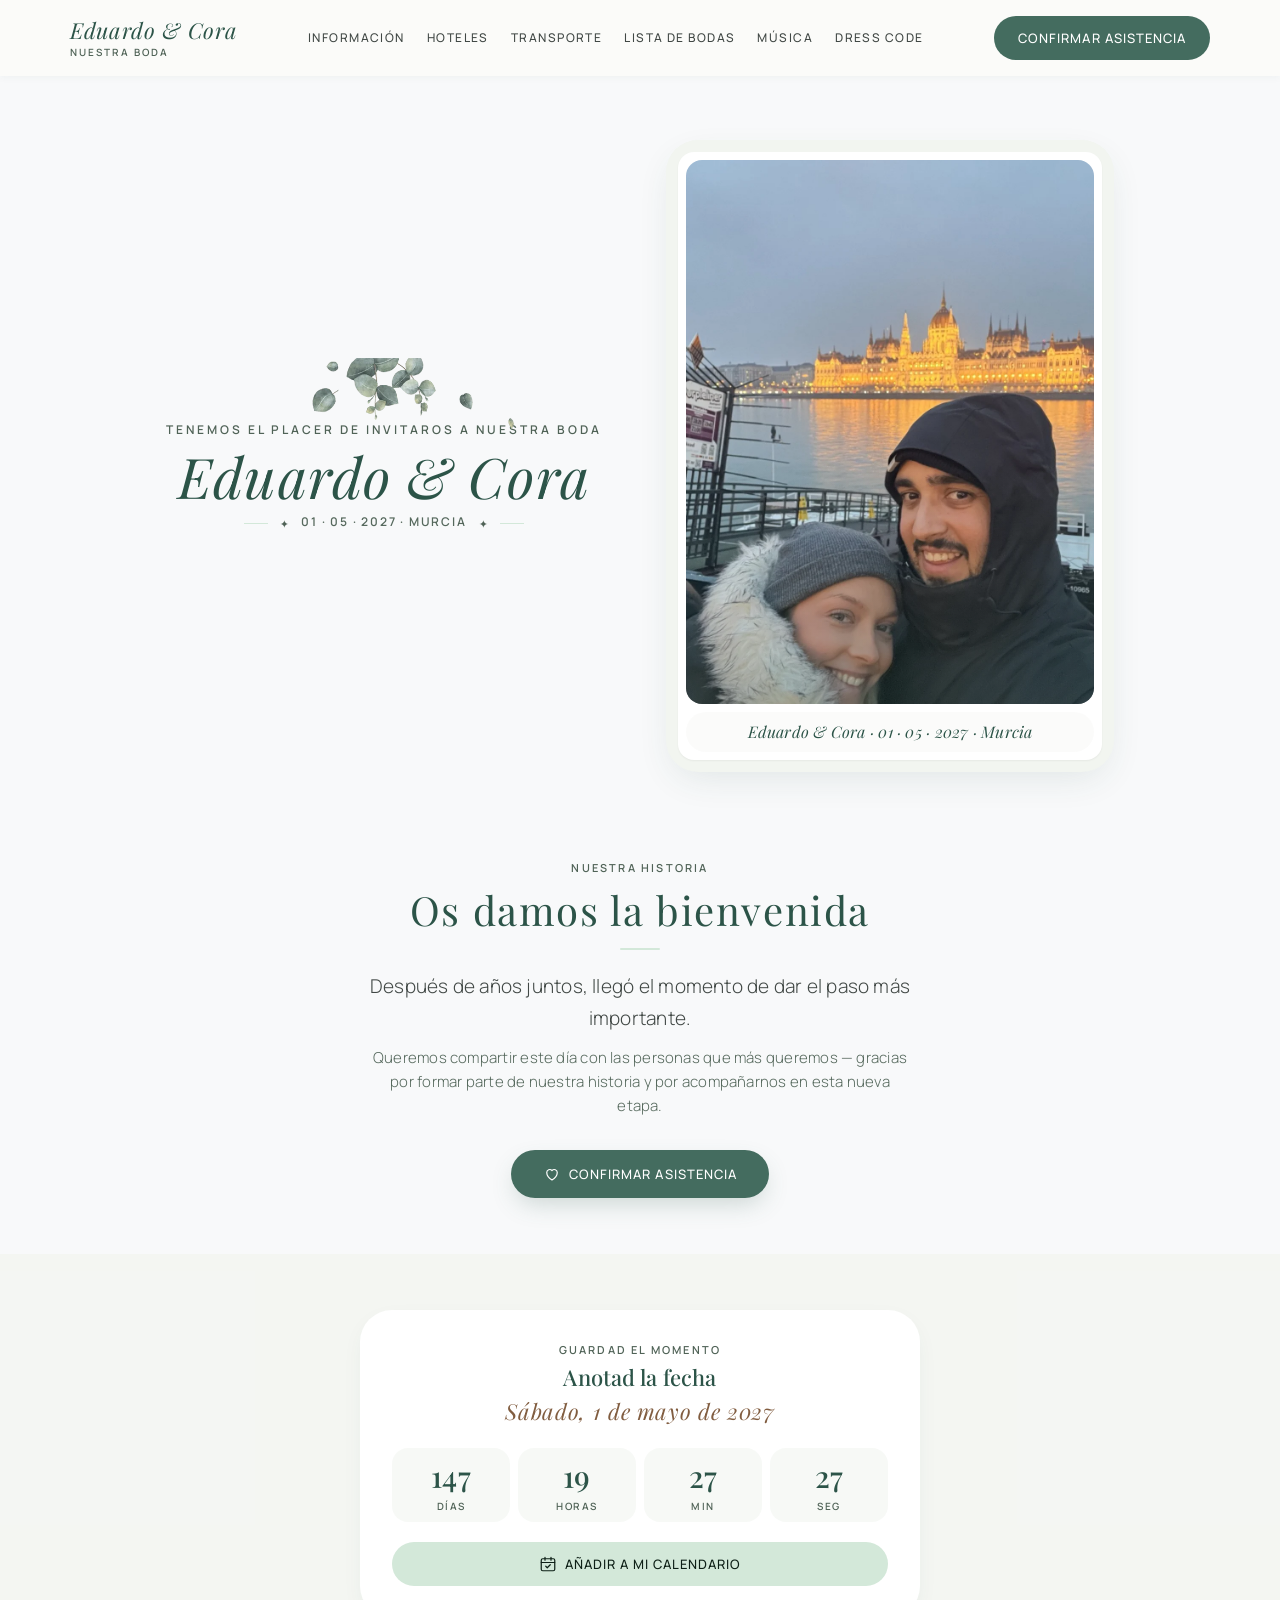
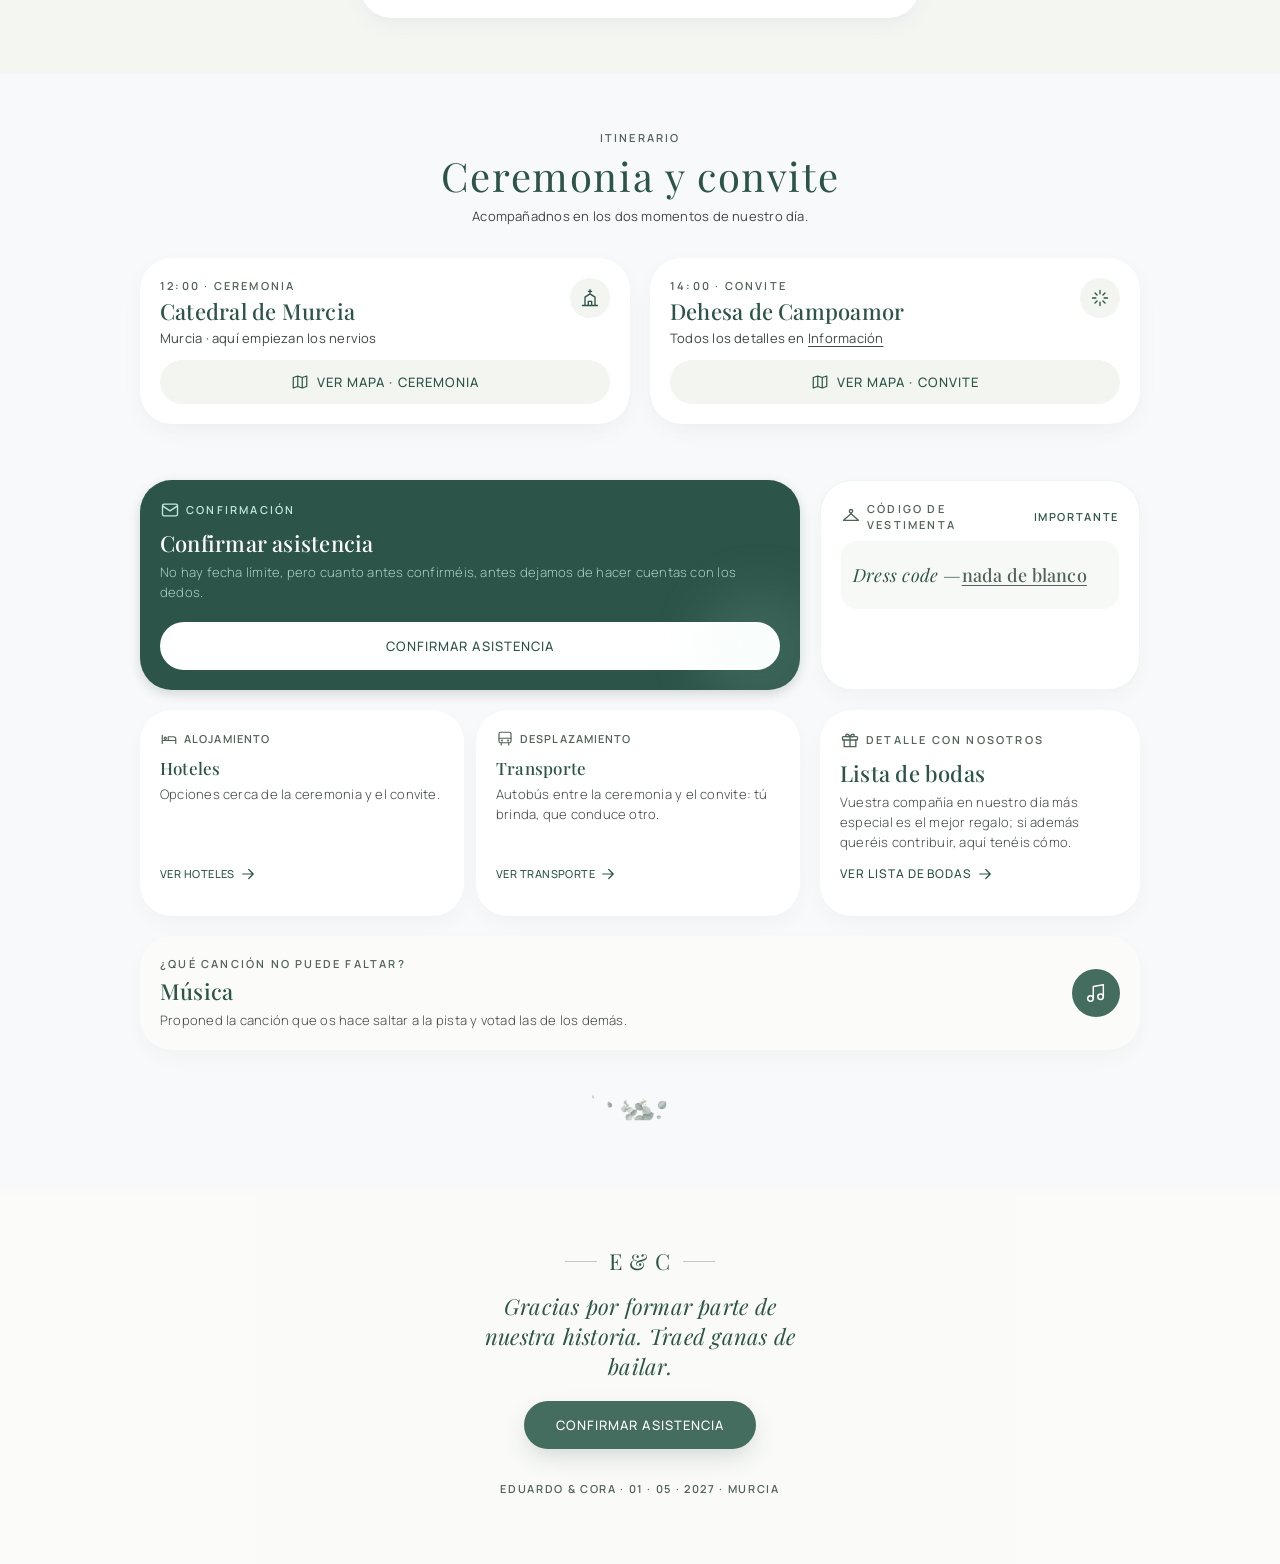
<file: index.html>
<!DOCTYPE html>
<html lang="es">
<head>
<meta charset="UTF-8">
<meta name="viewport" content="width=device-width, initial-scale=1">
<title>Eduardo &amp; Cora — 1 de mayo de 2027</title>
<meta name="description" content="Web de la boda de Eduardo y Cora. Ceremonia en la Catedral de Murcia y convite en la Dehesa de Campoamor, 1 de mayo de 2027.">
<meta name="robots" content="noindex, nofollow">
<link rel="canonical" href="./">
<meta property="og:title" content="Eduardo & Cora — 1 de mayo de 2027">
<meta property="og:description" content="Ceremonia en la Catedral de Murcia y convite en la Dehesa de Campoamor.">
<meta property="og:type" content="website">
<meta property="og:image" content="assets/images/pareja-hero.webp">
<link rel="stylesheet" href="styles.css?v=61b5f948">
</head>
<body class="page-home">

<nav class="site-nav" aria-label="Navegación principal">
  <div class="nav-bar">
    <button class="nav-toggle" type="button" aria-expanded="false" aria-controls="siteMenu" aria-label="Abrir menú"><svg class="ico" viewBox="0 0 24 24" aria-hidden="true"><path d="M4 7h16M4 12h16M4 17h16"/></svg></button>
    <a class="nav-brand" href="./"><span class="nav-names">Eduardo &amp; Cora</span><span class="nav-sub">Nuestra boda</span></a>
    <ul class="nav-links">
      <li><a href="informacion">Información</a></li>
      <li><a href="hoteles">Hoteles</a></li>
      <li><a href="transporte">Transporte</a></li>
      <li><a href="lista-de-bodas">Lista de bodas</a></li>
      <li><a href="musica">Música</a></li>
      <li><a href="dress-code">Dress code</a></li>
    </ul>
    <a class="btn nav-cta" href="confirmar-asistencia">Confirmar asistencia</a>
    <a class="nav-heart" href="confirmar-asistencia" aria-label="Confirmar asistencia"><svg class="ico" viewBox="0 0 24 24" aria-hidden="true"><path d="M12 20s-7-4.4-7-10a4 4 0 0 1 7-2.6A4 4 0 0 1 19 10c0 5.6-7 10-7 10z"/></svg></a>
  </div>
  <div class="nav-drawer" id="siteMenu">
    <div class="drawer-head">
      <span class="nav-names">Eduardo &amp; Cora</span>
      <button class="nav-close" type="button" data-nav-close aria-label="Cerrar menú"><svg class="ico" viewBox="0 0 24 24" aria-hidden="true"><path d="M6 6l12 12M18 6 6 18"/></svg></button>
    </div>
    <ul>
      <li><a href="./" aria-current="page"><span>Inicio</span><svg class="ico" viewBox="0 0 24 24" aria-hidden="true"><path d="M5 12h14M13 6l6 6-6 6"/></svg></a></li>
      <li><a href="informacion"><span>Información</span><svg class="ico" viewBox="0 0 24 24" aria-hidden="true"><path d="M5 12h14M13 6l6 6-6 6"/></svg></a></li>
      <li><a href="hoteles"><span>Hoteles</span><svg class="ico" viewBox="0 0 24 24" aria-hidden="true"><path d="M5 12h14M13 6l6 6-6 6"/></svg></a></li>
      <li><a href="transporte"><span>Transporte</span><svg class="ico" viewBox="0 0 24 24" aria-hidden="true"><path d="M5 12h14M13 6l6 6-6 6"/></svg></a></li>
      <li><a href="lista-de-bodas"><span>Lista de bodas</span><svg class="ico" viewBox="0 0 24 24" aria-hidden="true"><path d="M5 12h14M13 6l6 6-6 6"/></svg></a></li>
      <li><a href="musica"><span>Música</span><svg class="ico" viewBox="0 0 24 24" aria-hidden="true"><path d="M5 12h14M13 6l6 6-6 6"/></svg></a></li>
      <li><a href="dress-code"><span>Dress code</span><svg class="ico" viewBox="0 0 24 24" aria-hidden="true"><path d="M5 12h14M13 6l6 6-6 6"/></svg></a></li>
      <li class="drawer-rsvp"><a href="confirmar-asistencia"><span>Confirmar asistencia</span><svg class="ico" viewBox="0 0 24 24" aria-hidden="true"><path d="M12 20s-7-4.4-7-10a4 4 0 0 1 7-2.6A4 4 0 0 1 19 10c0 5.6-7 10-7 10z"/></svg></a></li>
    </ul>
    <div class="drawer-foot">
      <p class="mono">E &amp; C</p>
      <p class="kicker">01 · 05 · 2027 · Murcia</p>
    </div>
  </div>
</nav>
<nav class="tab-bar" aria-label="Accesos rápidos">
  <ul>
    <li><a href="./" aria-current="page"><svg class="ico" viewBox="0 0 24 24" aria-hidden="true"><path d="M3 11l9-7 9 7v9a1 1 0 0 1-1 1h-5v-6h-6v6H4a1 1 0 0 1-1-1z"/></svg>Inicio</a></li>
    <li><a href="confirmar-asistencia"><svg class="ico" viewBox="0 0 24 24" aria-hidden="true"><rect x="3" y="5" width="18" height="14" rx="2"/><path d="m3 7 9 6 9-6"/></svg>RSVP</a></li>
    <li><a href="lista-de-bodas"><svg class="ico" viewBox="0 0 24 24" aria-hidden="true"><rect x="3" y="8" width="18" height="4" rx="1"/><path d="M5 12v8h14v-8M12 8v12M12 8C10 4 6.5 4.5 7 7c.3 1.2 2.5 1 5 1zm0 0c2-4 5.5-3.5 5-1-.3 1.2-2.5 1-5 1z"/></svg>Regalos</a></li>
    <li><a href="informacion"><svg class="ico" viewBox="0 0 24 24" aria-hidden="true"><circle cx="12" cy="12" r="9"/><path d="M12 11v6M12 7.5v.5"/></svg>Info</a></li>
    <li><a href="musica"><svg class="ico" viewBox="0 0 24 24" aria-hidden="true"><path d="M9 18V5l11-2v13"/><circle cx="6" cy="18" r="3"/><circle cx="17" cy="16" r="3"/></svg>Música</a></li>
  </ul>
</nav>

<main class="home">

  <section class="hero">
    <div class="hero-left">
      <img class="hero-sprig" src="assets/images/eucalipto.webp" alt="" width="512" height="140">
      <div class="hero-text">
        <span class="kicker">Tenemos el placer de invitaros a nuestra boda</span>
        <h1 class="hero-names">Eduardo &amp; Cora</h1>
        <div class="hero-date">
          <span class="rule" aria-hidden="true"></span><span class="star" aria-hidden="true">✦</span>
          <span class="kicker">01 · 05 · 2027 · Murcia</span>
          <span class="star" aria-hidden="true">✦</span><span class="rule" aria-hidden="true"></span>
        </div>
      </div>
    </div>
    <div class="mat rv">
      <div class="mat-inner">
        <div class="mat-photo">
          <img src="assets/images/pareja-hero.webp" alt="Eduardo y Cora en Budapest" width="960" height="1280" loading="eager">
        </div>
        <p class="mat-caption">Eduardo &amp; Cora · 01 · 05 · 2027 · Murcia</p>
      </div>
    </div>
  </section>

  <section class="letter rv">
    <span class="kicker">Nuestra historia</span>
    <h2 class="section-title">Os damos la bienvenida</h2>
    <div class="mini-rule" aria-hidden="true"></div>
    <p class="big">Después de años juntos, llegó el momento de dar el paso más importante.</p>
    <p>Queremos compartir este día con las personas que más queremos — gracias por formar parte de nuestra historia y por acompañarnos en esta nueva etapa.</p>
    <a class="btn" href="confirmar-asistencia"><svg class="ico ico-sm" viewBox="0 0 24 24" aria-hidden="true"><path d="M12 20s-7-4.4-7-10a4 4 0 0 1 7-2.6A4 4 0 0 1 19 10c0 5.6-7 10-7 10z"/></svg>Confirmar asistencia</a>
  </section>

  <section class="save-band">
    <div class="save-card rv">
      <span class="kicker">Guardad el momento</span>
      <h2>Anotad la fecha</h2>
      <p class="save-date-text">Sábado, 1 de mayo de 2027</p>
      <div class="countdown" id="countdown" aria-label="Cuenta atrás para la boda">
        <div class="countdown-item"><b data-c="days">0</b><span>Días</span></div>
        <div class="countdown-item"><b data-c="hours">0</b><span>Horas</span></div>
        <div class="countdown-item"><b data-c="mins">0</b><span>Min</span></div>
        <div class="countdown-item"><b data-c="secs">0</b><span>Seg</span></div>
      </div>
      <button class="btn cal-btn" type="button" id="calBtn" aria-expanded="false" aria-controls="calOptions"><svg class="ico ico-sm" viewBox="0 0 24 24" aria-hidden="true"><rect x="3" y="5" width="18" height="16" rx="2"/><path d="M3 10h18M8 3v4M16 3v4M9 15l2 2 4-4"/></svg>Añadir a mi calendario</button>
      <div class="cal-options" id="calOptions" hidden>
        <span class="kicker">Elige tu calendario</span>
        <a href="https://calendar.google.com/calendar/render?action=TEMPLATE&amp;text=Boda+de+Eduardo+y+Cora&amp;dates=20270501/20270502&amp;details=Ceremonia+a+las+12%3A00+en+la+Catedral+de+Murcia.+Convite+a+las+14%3A00+en+Dehesa+de+Campoamor.&amp;location=Catedral+de+Murcia" target="_blank" rel="noopener noreferrer"><span><svg class="ico" viewBox="0 0 24 24" aria-hidden="true"><rect x="3" y="5" width="18" height="16" rx="2"/><path d="M3 10h18M8 3v4M16 3v4"/></svg>Google Calendar</span><svg class="ico ico-sm" viewBox="0 0 24 24" aria-hidden="true"><path d="M5 12h14M13 6l6 6-6 6"/></svg></a>
        <a href="assets/boda-eduardo-cora.ics" download><span><svg class="ico" viewBox="0 0 24 24" aria-hidden="true"><rect x="6" y="2" width="12" height="20" rx="2"/><path d="M11 18h2"/></svg>Apple / Outlook (.ics)</span><svg class="ico ico-sm" viewBox="0 0 24 24" aria-hidden="true"><path d="M12 4v11M7 10l5 5 5-5M5 20h14"/></svg></a>
      </div>
    </div>
  </section>

  <section class="itinerary">
    <div class="itinerary-head rv">
      <span class="kicker">Itinerario</span>
      <h2 class="section-title">Ceremonia y convite</h2>
      <p>Acompañadnos en los dos momentos de nuestro día.</p>
    </div>
    <div class="event-list">
      <article class="event-card rv">
        <div class="event-top">
          <div>
            <span class="kicker">12:00 · Ceremonia</span>
            <h3>Catedral de Murcia</h3>
            <p class="where">Murcia · aquí empiezan los nervios</p>
          </div>
          <div class="icon-dot" aria-hidden="true"><svg class="ico" viewBox="0 0 24 24"><path d="M12 2v4M10 4h4M6 21V11l6-4 6 4v10M3 21h18M10 21v-5h4v5"/></svg></div>
        </div>
        <a class="btn btn-soft" href="https://maps.google.com/?q=Catedral+de+Murcia" target="_blank" rel="noopener noreferrer"><svg class="ico ico-sm" viewBox="0 0 24 24" aria-hidden="true"><path d="M9 4 3 6v14l6-2 6 2 6-2V4l-6 2-6-2zM9 4v14M15 6v14"/></svg>Ver mapa · Ceremonia</a>
      </article>
      <article class="event-card rv">
        <div class="event-top">
          <div>
            <span class="kicker">14:00 · Convite</span>
            <h3>Dehesa de Campoamor</h3>
            <p class="where">Todos los detalles en <a href="informacion#tab-banquete" style="text-decoration:underline;text-underline-offset:3px;">Información</a></p>
          </div>
          <div class="icon-dot" aria-hidden="true"><svg class="ico" viewBox="0 0 24 24"><path d="M12 3v4M12 17v4M3 12h4M17 12h4M6 6l2.5 2.5M15.5 15.5 18 18M6 18l2.5-2.5M15.5 8.5 18 6"/></svg></div>
        </div>
        <a class="btn btn-soft" href="https://maps.google.com/?q=Dehesa+de+Campoamor" target="_blank" rel="noopener noreferrer"><svg class="ico ico-sm" viewBox="0 0 24 24" aria-hidden="true"><path d="M9 4 3 6v14l6-2 6 2 6-2V4l-6 2-6-2zM9 4v14M15 6v14"/></svg>Ver mapa · Convite</a>
      </article>
    </div>
  </section>

  <section class="quick">
    <div class="quick-grid">
      <div class="q-card q-rsvp rv">
        <div class="q-label"><svg class="ico" viewBox="0 0 24 24" aria-hidden="true"><rect x="3" y="5" width="18" height="14" rx="2"/><path d="m3 7 9 6 9-6"/></svg><span class="kicker" style="color:inherit">Confirmación</span></div>
        <h3>Confirmar asistencia</h3>
        <p>No hay fecha límite, pero cuanto antes confirméis, antes dejamos de hacer cuentas con los dedos.</p>
        <a class="btn btn-light" href="confirmar-asistencia">Confirmar asistencia</a>
      </div>

      <div class="q-card q-dress rv">
        <div class="q-head">
          <div class="q-label"><svg class="ico" viewBox="0 0 24 24" aria-hidden="true"><path d="M12 7a2 2 0 1 1 2-2c0 1-2 1.5-2 3M12 8 3 16h18z"/></svg><span class="kicker">Código de vestimenta</span></div>
          <span class="tag">Importante</span>
        </div>
        <div class="dress-line">
          <a href="dress-code">Dress code — <span>nada de blanco</span></a>
        </div>
      </div>

      <div class="q-pair">
        <div class="q-card rv">
          <div>
            <div class="q-label"><svg class="ico" viewBox="0 0 24 24" aria-hidden="true"><path d="M3 18V7M3 14h18v4M21 14v-2a3 3 0 0 0-3-3h-7v5"/><circle cx="7" cy="11" r="1.5"/></svg><span class="kicker">Alojamiento</span></div>
            <h3>Hoteles</h3>
            <p>Opciones cerca de la ceremonia y el convite.</p>
          </div>
          <a class="link-arrow" href="hoteles">Ver hoteles <svg class="ico ico-sm" viewBox="0 0 24 24" aria-hidden="true"><path d="M5 12h14M13 6l6 6-6 6"/></svg></a>
        </div>
        <div class="q-card rv">
          <div>
            <div class="q-label"><svg class="ico" viewBox="0 0 24 24" aria-hidden="true"><rect x="4" y="3" width="16" height="14" rx="2"/><path d="M4 11h16M7 17v3M17 17v3"/><circle cx="8" cy="14" r=".6"/><circle cx="16" cy="14" r=".6"/></svg><span class="kicker">Desplazamiento</span></div>
            <h3>Transporte</h3>
            <p>Autobús entre la ceremonia y el convite: tú brinda, que conduce otro.</p>
          </div>
          <a class="link-arrow" href="transporte">Ver transporte <svg class="ico ico-sm" viewBox="0 0 24 24" aria-hidden="true"><path d="M5 12h14M13 6l6 6-6 6"/></svg></a>
        </div>
      </div>

      <div class="q-card rv">
        <div class="q-label"><svg class="ico" viewBox="0 0 24 24" aria-hidden="true"><rect x="3" y="8" width="18" height="4" rx="1"/><path d="M5 12v8h14v-8M12 8v12M12 8C10 4 6.5 4.5 7 7c.3 1.2 2.5 1 5 1zm0 0c2-4 5.5-3.5 5-1-.3 1.2-2.5 1-5 1z"/></svg><span class="kicker">Detalle con nosotros</span></div>
        <h3>Lista de bodas</h3>
        <p>Vuestra compañía en nuestro día más especial es el mejor regalo; si además queréis contribuir, aquí tenéis cómo.</p>
        <a class="link-arrow" href="lista-de-bodas">Ver lista de bodas <svg class="ico ico-sm" viewBox="0 0 24 24" aria-hidden="true"><path d="M5 12h14M13 6l6 6-6 6"/></svg></a>
      </div>

      <div class="q-card q-music rv">
        <div>
          <span class="kicker" style="margin-bottom:4px">¿Qué canción no puede faltar?</span>
          <h3>Música</h3>
          <p>Proponed la canción que os hace saltar a la pista y votad las de los demás.</p>
        </div>
        <a class="round-btn" href="musica" aria-label="Ir a Música"><svg class="ico" viewBox="0 0 24 24" aria-hidden="true"><path d="M9 18V5l11-2v13"/><circle cx="6" cy="18" r="3"/><circle cx="17" cy="16" r="3"/></svg></a>
      </div>
    </div>
  </section>

  <div class="sprig-foot" aria-hidden="true"><img src="assets/images/eucalipto.webp" alt="" width="512" height="140"></div>

</main>

<footer class="site-footer">
  <div class="footer-mono" aria-hidden="true"><span class="rule"></span><span>E &amp; C</span><span class="rule"></span></div>
  <p class="footer-thanks">Gracias por formar parte de nuestra historia. Traed ganas de bailar.</p>
  <a class="btn" href="confirmar-asistencia">Confirmar asistencia</a>
  <p class="kicker">Eduardo &amp; Cora · 01 · 05 · 2027 · Murcia</p>
</footer>

<script src="assets/js/main.js?v=aaa6b8d3" defer></script>
</body>
</html>
</file>
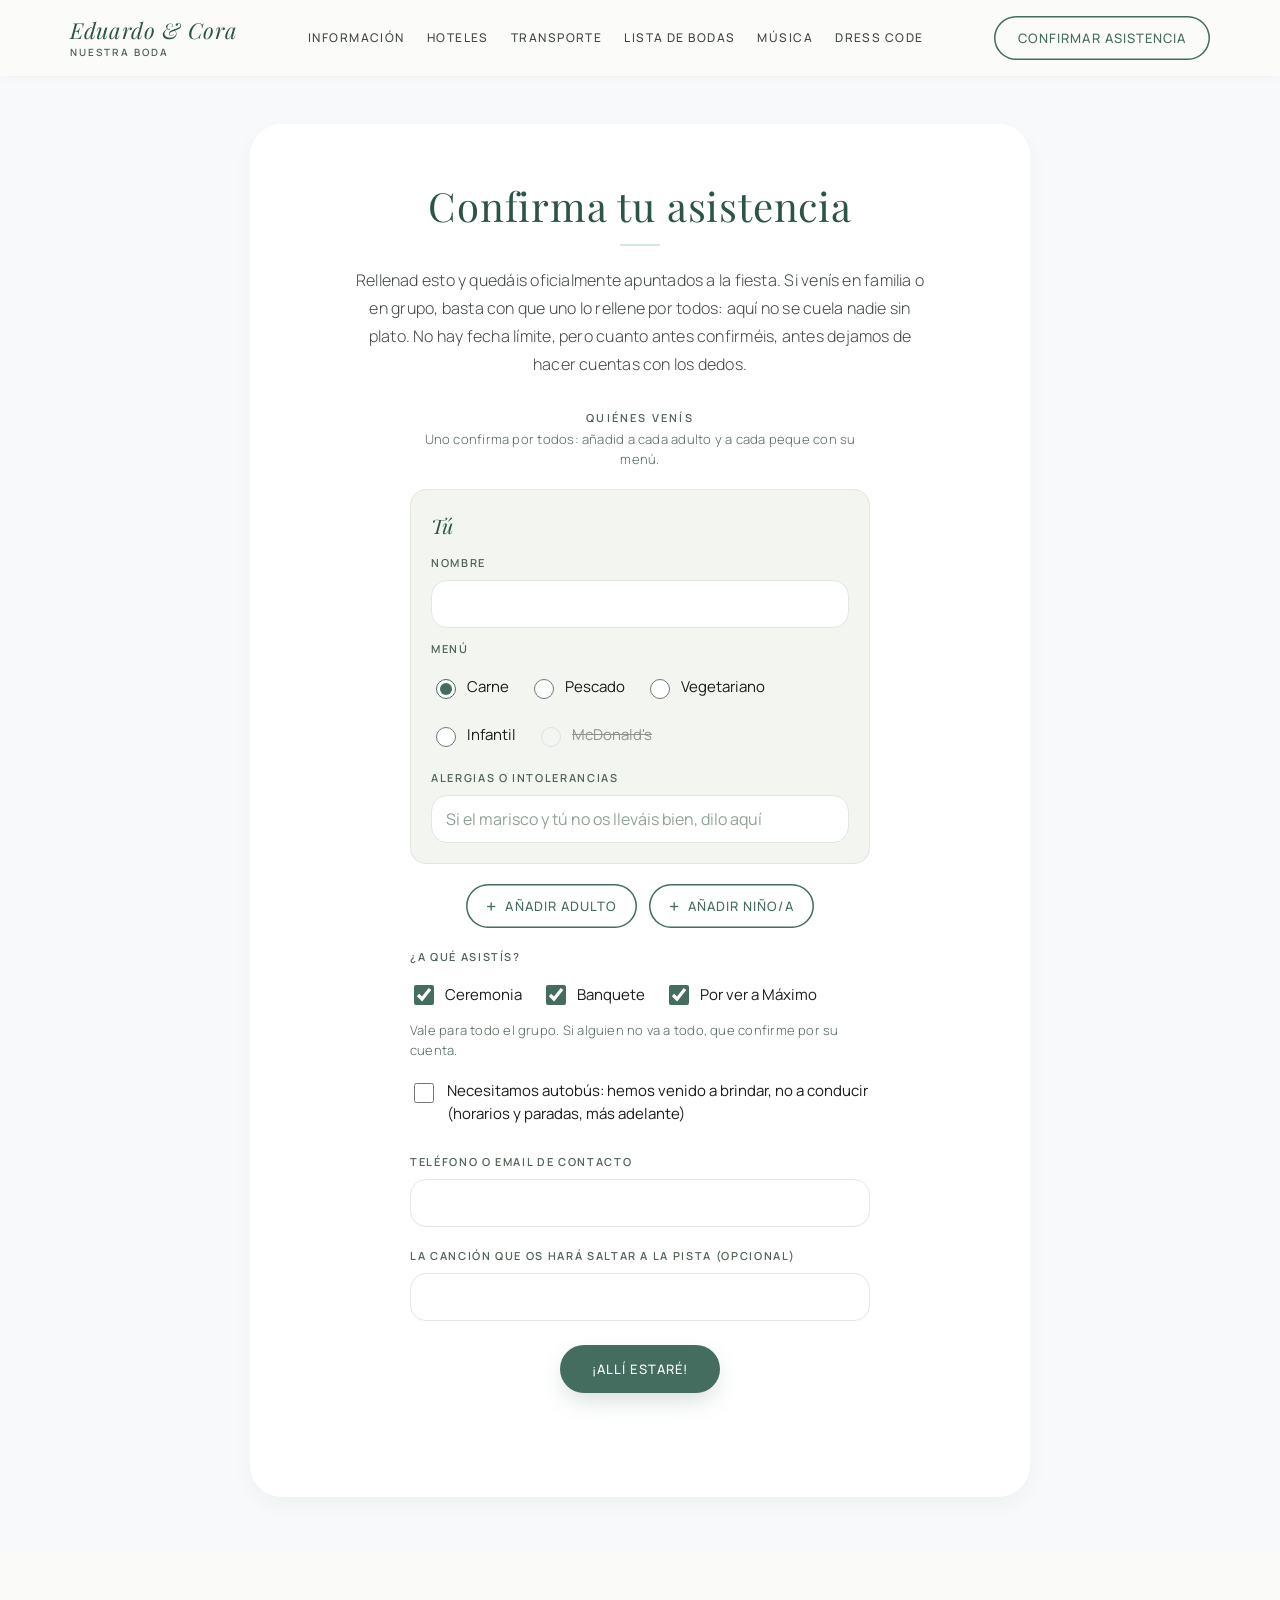
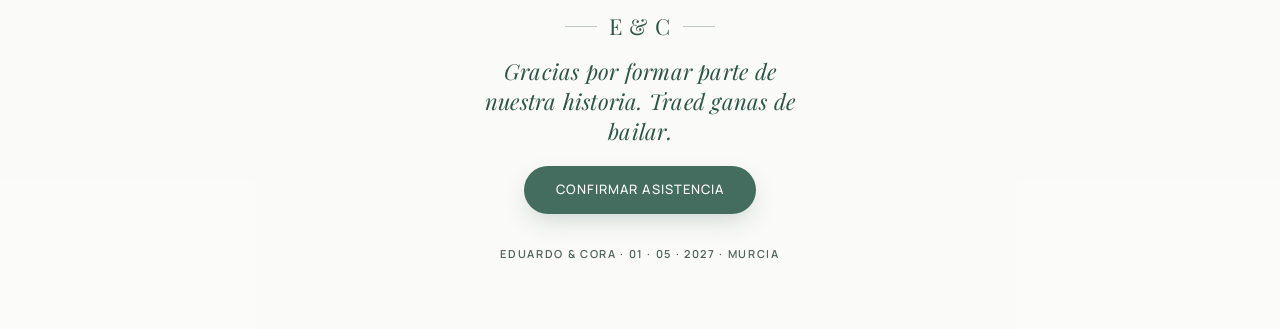
<file: confirmar-asistencia.html>
<!DOCTYPE html>
<html lang="es">
<head>
<meta charset="UTF-8">
<meta name="viewport" content="width=device-width, initial-scale=1">
<title>Confirmar asistencia — Eduardo &amp; Cora</title>
<meta name="description" content="Confirma tu asistencia a la boda de Eduardo y Cora, el 1 de mayo de 2027.">
<meta name="robots" content="noindex, nofollow">
<link rel="canonical" href="confirmar-asistencia">
<link rel="stylesheet" href="styles.css?v=61b5f948">
</head>
<body>

<nav class="site-nav" aria-label="Navegación principal">
  <div class="nav-bar">
    <button class="nav-toggle" type="button" aria-expanded="false" aria-controls="siteMenu" aria-label="Abrir menú"><svg class="ico" viewBox="0 0 24 24" aria-hidden="true"><path d="M4 7h16M4 12h16M4 17h16"/></svg></button>
    <a class="nav-brand" href="./"><span class="nav-names">Eduardo &amp; Cora</span><span class="nav-sub">Nuestra boda</span></a>
    <ul class="nav-links">
      <li><a href="informacion">Información</a></li>
      <li><a href="hoteles">Hoteles</a></li>
      <li><a href="transporte">Transporte</a></li>
      <li><a href="lista-de-bodas">Lista de bodas</a></li>
      <li><a href="musica">Música</a></li>
      <li><a href="dress-code">Dress code</a></li>
    </ul>
    <a class="btn nav-cta" href="confirmar-asistencia" aria-current="page">Confirmar asistencia</a>
    <a class="nav-heart" href="confirmar-asistencia" aria-label="Confirmar asistencia"><svg class="ico" viewBox="0 0 24 24" aria-hidden="true"><path d="M12 20s-7-4.4-7-10a4 4 0 0 1 7-2.6A4 4 0 0 1 19 10c0 5.6-7 10-7 10z"/></svg></a>
  </div>
  <div class="nav-drawer" id="siteMenu">
    <div class="drawer-head">
      <span class="nav-names">Eduardo &amp; Cora</span>
      <button class="nav-close" type="button" data-nav-close aria-label="Cerrar menú"><svg class="ico" viewBox="0 0 24 24" aria-hidden="true"><path d="M6 6l12 12M18 6 6 18"/></svg></button>
    </div>
    <ul>
      <li><a href="./"><span>Inicio</span><svg class="ico" viewBox="0 0 24 24" aria-hidden="true"><path d="M5 12h14M13 6l6 6-6 6"/></svg></a></li>
      <li><a href="informacion"><span>Información</span><svg class="ico" viewBox="0 0 24 24" aria-hidden="true"><path d="M5 12h14M13 6l6 6-6 6"/></svg></a></li>
      <li><a href="hoteles"><span>Hoteles</span><svg class="ico" viewBox="0 0 24 24" aria-hidden="true"><path d="M5 12h14M13 6l6 6-6 6"/></svg></a></li>
      <li><a href="transporte"><span>Transporte</span><svg class="ico" viewBox="0 0 24 24" aria-hidden="true"><path d="M5 12h14M13 6l6 6-6 6"/></svg></a></li>
      <li><a href="lista-de-bodas"><span>Lista de bodas</span><svg class="ico" viewBox="0 0 24 24" aria-hidden="true"><path d="M5 12h14M13 6l6 6-6 6"/></svg></a></li>
      <li><a href="musica"><span>Música</span><svg class="ico" viewBox="0 0 24 24" aria-hidden="true"><path d="M5 12h14M13 6l6 6-6 6"/></svg></a></li>
      <li><a href="dress-code"><span>Dress code</span><svg class="ico" viewBox="0 0 24 24" aria-hidden="true"><path d="M5 12h14M13 6l6 6-6 6"/></svg></a></li>
      <li class="drawer-rsvp"><a href="confirmar-asistencia" aria-current="page"><span>Confirmar asistencia</span><svg class="ico" viewBox="0 0 24 24" aria-hidden="true"><path d="M12 20s-7-4.4-7-10a4 4 0 0 1 7-2.6A4 4 0 0 1 19 10c0 5.6-7 10-7 10z"/></svg></a></li>
    </ul>
    <div class="drawer-foot">
      <p class="mono">E &amp; C</p>
      <p class="kicker">01 · 05 · 2027 · Murcia</p>
    </div>
  </div>
</nav>
<nav class="tab-bar" aria-label="Accesos rápidos">
  <ul>
    <li><a href="./"><svg class="ico" viewBox="0 0 24 24" aria-hidden="true"><path d="M3 11l9-7 9 7v9a1 1 0 0 1-1 1h-5v-6h-6v6H4a1 1 0 0 1-1-1z"/></svg>Inicio</a></li>
    <li><a href="confirmar-asistencia" aria-current="page"><svg class="ico" viewBox="0 0 24 24" aria-hidden="true"><rect x="3" y="5" width="18" height="14" rx="2"/><path d="m3 7 9 6 9-6"/></svg>RSVP</a></li>
    <li><a href="lista-de-bodas"><svg class="ico" viewBox="0 0 24 24" aria-hidden="true"><rect x="3" y="8" width="18" height="4" rx="1"/><path d="M5 12v8h14v-8M12 8v12M12 8C10 4 6.5 4.5 7 7c.3 1.2 2.5 1 5 1zm0 0c2-4 5.5-3.5 5-1-.3 1.2-2.5 1-5 1z"/></svg>Regalos</a></li>
    <li><a href="informacion"><svg class="ico" viewBox="0 0 24 24" aria-hidden="true"><circle cx="12" cy="12" r="9"/><path d="M12 11v6M12 7.5v.5"/></svg>Info</a></li>
    <li><a href="musica"><svg class="ico" viewBox="0 0 24 24" aria-hidden="true"><path d="M9 18V5l11-2v13"/><circle cx="6" cy="18" r="3"/><circle cx="17" cy="16" r="3"/></svg>Música</a></li>
  </ul>
</nav>

<main>
  <div class="wrap">
    <section class="section rv">
      <h1>Confirma tu asistencia</h1>
      <hr class="divider">
      <p class="lede">Rellenad esto y quedáis oficialmente apuntados a la fiesta. Si venís en familia o en grupo, basta con que uno lo rellene por todos: aquí no se cuela nadie sin plato. No hay fecha límite, pero cuanto antes confirméis, antes dejamos de hacer cuentas con los dedos.</p>

      <form id="rsvpForm" class="stack" novalidate>
        <input type="text" name="web" tabindex="-1" autocomplete="off" style="position:absolute;left:-9999px;" aria-hidden="true">

        <div class="guests-head">
          <span class="kicker">Quiénes venís</span>
          <p class="guests-hint">Uno confirma por todos: añadid a cada adulto y a cada peque con su menú.</p>
        </div>

        <div class="guest-list" id="guestList">
          <fieldset class="guest" data-kind="adulto">
            <legend class="guest-head"><span class="guest-tag">Tú</span></legend>
            <input type="hidden" data-f="tipo" name="invitados[0][tipo]" value="adulto">
            <div class="field">
              <label for="g0-nombre">Nombre</label>
              <input type="text" id="g0-nombre" data-f="nombre" name="invitados[0][nombre]" autocomplete="name" required>
            </div>
            <div class="field">
              <span class="field-label">Menú</span>
              <div class="radio-group">
                <label><input type="radio" data-f="menu" name="invitados[0][menu]" value="carne" checked> Carne</label>
                <label><input type="radio" data-f="menu" name="invitados[0][menu]" value="pescado"> Pescado</label>
                <label><input type="radio" data-f="menu" name="invitados[0][menu]" value="vegetariano"> Vegetariano</label>
                <label><input type="radio" data-f="menu" name="invitados[0][menu]" value="infantil"> Infantil</label>
                <label class="is-disabled" title="Ya nos gustaría"><input type="radio" value="mcdonalds" disabled> McDonald's</label>
              </div>
            </div>
            <div class="field">
              <label for="g0-alergias">Alergias o intolerancias</label>
              <input type="text" id="g0-alergias" data-f="alergias" name="invitados[0][alergias]" placeholder="Si el marisco y tú no os lleváis bien, dilo aquí">
            </div>
          </fieldset>
        </div>

        <div class="guest-add">
          <button type="button" class="btn btn-add" data-add-guest="adulto"><span aria-hidden="true">+</span> Añadir adulto</button>
          <button type="button" class="btn btn-add" data-add-guest="nino"><span aria-hidden="true">+</span> Añadir niño/a</button>
        </div>

        <template id="guestTpl">
          <fieldset class="guest">
            <legend class="guest-head"><span class="guest-tag"></span><button type="button" class="guest-remove" aria-label="Quitar a esta persona">Quitar</button></legend>
            <input type="hidden" data-f="tipo" value="adulto">
            <div class="field">
              <label data-for="nombre">Nombre</label>
              <input type="text" data-f="nombre" data-id="nombre" autocomplete="off" required>
            </div>
            <div class="field">
              <span class="field-label">Menú</span>
              <div class="radio-group">
                <label><input type="radio" data-f="menu" value="carne"> Carne</label>
                <label><input type="radio" data-f="menu" value="pescado"> Pescado</label>
                <label><input type="radio" data-f="menu" value="vegetariano"> Vegetariano</label>
                <label><input type="radio" data-f="menu" value="infantil"> Infantil</label>
              </div>
            </div>
            <div class="field">
              <label data-for="alergias">Alergias o intolerancias</label>
              <input type="text" data-f="alergias" data-id="alergias" placeholder="Déjalo en blanco si come de todo">
            </div>
          </fieldset>
        </template>

        <div class="field">
          <span class="field-label">¿A qué asistís?</span>
          <div class="check-group">
            <label><input type="checkbox" name="asiste_ceremonia" value="si" checked> Ceremonia</label>
            <label><input type="checkbox" name="asiste_banquete" value="si" checked> Banquete</label>
            <label><input type="checkbox" id="porMaximo" checked> Por ver a Máximo</label>
          </div>
          <p class="maximo-msg" id="maximoMsg" aria-live="polite" hidden>Esa no se desmarca. Todos venimos por Máximo.</p>
          <p class="guests-note">Vale para todo el grupo. Si alguien no va a todo, que confirme por su cuenta.</p>
        </div>

        <div class="field">
          <label class="check-group" style="text-transform:none;font-weight:400;">
            <input type="checkbox" name="necesita_bus" value="si">
            Necesitamos autobús: hemos venido a brindar, no a conducir (horarios y paradas, más adelante)
          </label>
        </div>

        <div class="field">
          <label for="rsvpContacto">Teléfono o email de contacto</label>
          <input type="text" id="rsvpContacto" name="contacto" data-validate="email-or-phone" required>
        </div>

        <div class="field">
          <label for="rsvpCancion">La canción que os hará saltar a la pista (opcional)</label>
          <input type="text" id="rsvpCancion" name="cancion">
        </div>

        <div class="form-actions">
          <button type="submit" class="btn" id="rsvpSubmit">¡Allí estaré!</button>
        </div>
        <div class="form-msg" role="alert"></div>
      </form>
    </section>
  </div>
</main>

<div class="modal-overlay" id="rsvpSuccessModal">
  <div class="modal">
    <h2>¡Apuntado!</h2>
    <p>Ya no hay marcha atrás. Nos vemos el 1 de mayo; id calentando.</p>
    <button type="button" class="btn" data-close-modal>¡Hecho!</button>
  </div>
</div>

<footer class="site-footer">
  <div class="footer-mono" aria-hidden="true"><span class="rule"></span><span>E &amp; C</span><span class="rule"></span></div>
  <p class="footer-thanks">Gracias por formar parte de nuestra historia. Traed ganas de bailar.</p>
  <a class="btn" href="confirmar-asistencia">Confirmar asistencia</a>
  <p class="kicker">Eduardo &amp; Cora · 01 · 05 · 2027 · Murcia</p>
</footer>

<script src="assets/js/main.js?v=aaa6b8d3" defer></script>
</body>
</html>
</file>
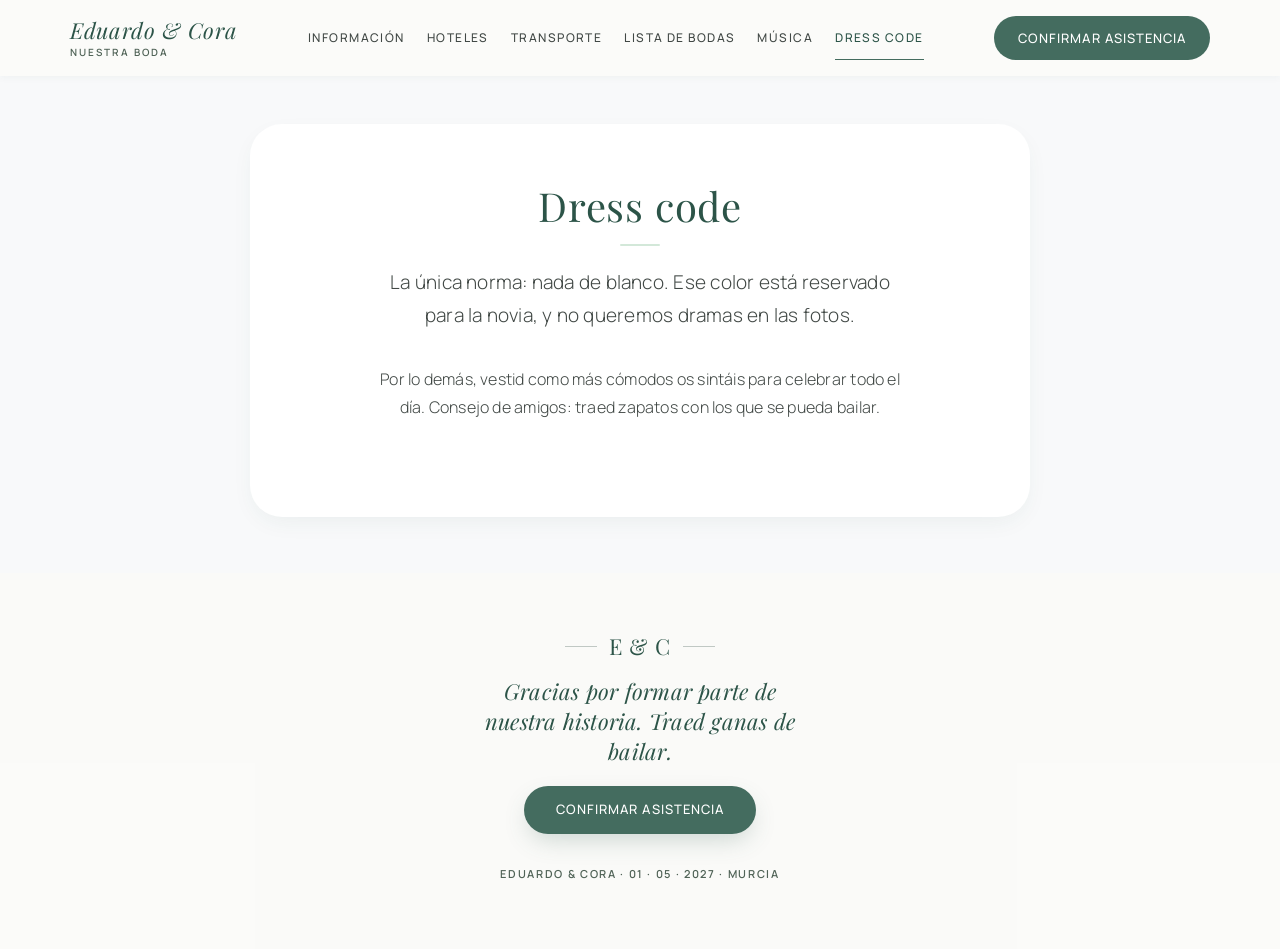
<file: dress-code.html>
<!DOCTYPE html>
<html lang="es">
<head>
<meta charset="UTF-8">
<meta name="viewport" content="width=device-width, initial-scale=1">
<title>Dress code — Eduardo &amp; Cora</title>
<meta name="description" content="Código de vestimenta para la boda de Eduardo y Cora, 1 de mayo de 2027.">
<meta name="robots" content="noindex, nofollow">
<link rel="canonical" href="dress-code">
<link rel="stylesheet" href="styles.css?v=61b5f948">
</head>
<body>

<nav class="site-nav" aria-label="Navegación principal">
  <div class="nav-bar">
    <button class="nav-toggle" type="button" aria-expanded="false" aria-controls="siteMenu" aria-label="Abrir menú"><svg class="ico" viewBox="0 0 24 24" aria-hidden="true"><path d="M4 7h16M4 12h16M4 17h16"/></svg></button>
    <a class="nav-brand" href="./"><span class="nav-names">Eduardo &amp; Cora</span><span class="nav-sub">Nuestra boda</span></a>
    <ul class="nav-links">
      <li><a href="informacion">Información</a></li>
      <li><a href="hoteles">Hoteles</a></li>
      <li><a href="transporte">Transporte</a></li>
      <li><a href="lista-de-bodas">Lista de bodas</a></li>
      <li><a href="musica">Música</a></li>
      <li><a href="dress-code" aria-current="page">Dress code</a></li>
    </ul>
    <a class="btn nav-cta" href="confirmar-asistencia">Confirmar asistencia</a>
    <a class="nav-heart" href="confirmar-asistencia" aria-label="Confirmar asistencia"><svg class="ico" viewBox="0 0 24 24" aria-hidden="true"><path d="M12 20s-7-4.4-7-10a4 4 0 0 1 7-2.6A4 4 0 0 1 19 10c0 5.6-7 10-7 10z"/></svg></a>
  </div>
  <div class="nav-drawer" id="siteMenu">
    <div class="drawer-head">
      <span class="nav-names">Eduardo &amp; Cora</span>
      <button class="nav-close" type="button" data-nav-close aria-label="Cerrar menú"><svg class="ico" viewBox="0 0 24 24" aria-hidden="true"><path d="M6 6l12 12M18 6 6 18"/></svg></button>
    </div>
    <ul>
      <li><a href="./"><span>Inicio</span><svg class="ico" viewBox="0 0 24 24" aria-hidden="true"><path d="M5 12h14M13 6l6 6-6 6"/></svg></a></li>
      <li><a href="informacion"><span>Información</span><svg class="ico" viewBox="0 0 24 24" aria-hidden="true"><path d="M5 12h14M13 6l6 6-6 6"/></svg></a></li>
      <li><a href="hoteles"><span>Hoteles</span><svg class="ico" viewBox="0 0 24 24" aria-hidden="true"><path d="M5 12h14M13 6l6 6-6 6"/></svg></a></li>
      <li><a href="transporte"><span>Transporte</span><svg class="ico" viewBox="0 0 24 24" aria-hidden="true"><path d="M5 12h14M13 6l6 6-6 6"/></svg></a></li>
      <li><a href="lista-de-bodas"><span>Lista de bodas</span><svg class="ico" viewBox="0 0 24 24" aria-hidden="true"><path d="M5 12h14M13 6l6 6-6 6"/></svg></a></li>
      <li><a href="musica"><span>Música</span><svg class="ico" viewBox="0 0 24 24" aria-hidden="true"><path d="M5 12h14M13 6l6 6-6 6"/></svg></a></li>
      <li><a href="dress-code" aria-current="page"><span>Dress code</span><svg class="ico" viewBox="0 0 24 24" aria-hidden="true"><path d="M5 12h14M13 6l6 6-6 6"/></svg></a></li>
      <li class="drawer-rsvp"><a href="confirmar-asistencia"><span>Confirmar asistencia</span><svg class="ico" viewBox="0 0 24 24" aria-hidden="true"><path d="M12 20s-7-4.4-7-10a4 4 0 0 1 7-2.6A4 4 0 0 1 19 10c0 5.6-7 10-7 10z"/></svg></a></li>
    </ul>
    <div class="drawer-foot">
      <p class="mono">E &amp; C</p>
      <p class="kicker">01 · 05 · 2027 · Murcia</p>
    </div>
  </div>
</nav>
<nav class="tab-bar" aria-label="Accesos rápidos">
  <ul>
    <li><a href="./"><svg class="ico" viewBox="0 0 24 24" aria-hidden="true"><path d="M3 11l9-7 9 7v9a1 1 0 0 1-1 1h-5v-6h-6v6H4a1 1 0 0 1-1-1z"/></svg>Inicio</a></li>
    <li><a href="confirmar-asistencia"><svg class="ico" viewBox="0 0 24 24" aria-hidden="true"><rect x="3" y="5" width="18" height="14" rx="2"/><path d="m3 7 9 6 9-6"/></svg>RSVP</a></li>
    <li><a href="lista-de-bodas"><svg class="ico" viewBox="0 0 24 24" aria-hidden="true"><rect x="3" y="8" width="18" height="4" rx="1"/><path d="M5 12v8h14v-8M12 8v12M12 8C10 4 6.5 4.5 7 7c.3 1.2 2.5 1 5 1zm0 0c2-4 5.5-3.5 5-1-.3 1.2-2.5 1-5 1z"/></svg>Regalos</a></li>
    <li><a href="informacion"><svg class="ico" viewBox="0 0 24 24" aria-hidden="true"><circle cx="12" cy="12" r="9"/><path d="M12 11v6M12 7.5v.5"/></svg>Info</a></li>
    <li><a href="musica"><svg class="ico" viewBox="0 0 24 24" aria-hidden="true"><path d="M9 18V5l11-2v13"/><circle cx="6" cy="18" r="3"/><circle cx="17" cy="16" r="3"/></svg>Música</a></li>
  </ul>
</nav>

<main>
  <div class="wrap">
    <section class="section rv" style="max-width:520px;margin:0 auto;">
      <h1>Dress code</h1>
      <hr class="divider">
      <p class="lede" style="font-size:var(--t-sub);">La única norma: nada de blanco. Ese color está reservado para la novia, y no queremos dramas en las fotos.</p>
      <p class="lede">Por lo demás, vestid como más cómodos os sintáis para celebrar todo el día. Consejo de amigos: traed zapatos con los que se pueda bailar.</p>
    </section>
  </div>
</main>

<footer class="site-footer">
  <div class="footer-mono" aria-hidden="true"><span class="rule"></span><span>E &amp; C</span><span class="rule"></span></div>
  <p class="footer-thanks">Gracias por formar parte de nuestra historia. Traed ganas de bailar.</p>
  <a class="btn" href="confirmar-asistencia">Confirmar asistencia</a>
  <p class="kicker">Eduardo &amp; Cora · 01 · 05 · 2027 · Murcia</p>
</footer>

<script src="assets/js/main.js?v=aaa6b8d3" defer></script>
</body>
</html>
</file>
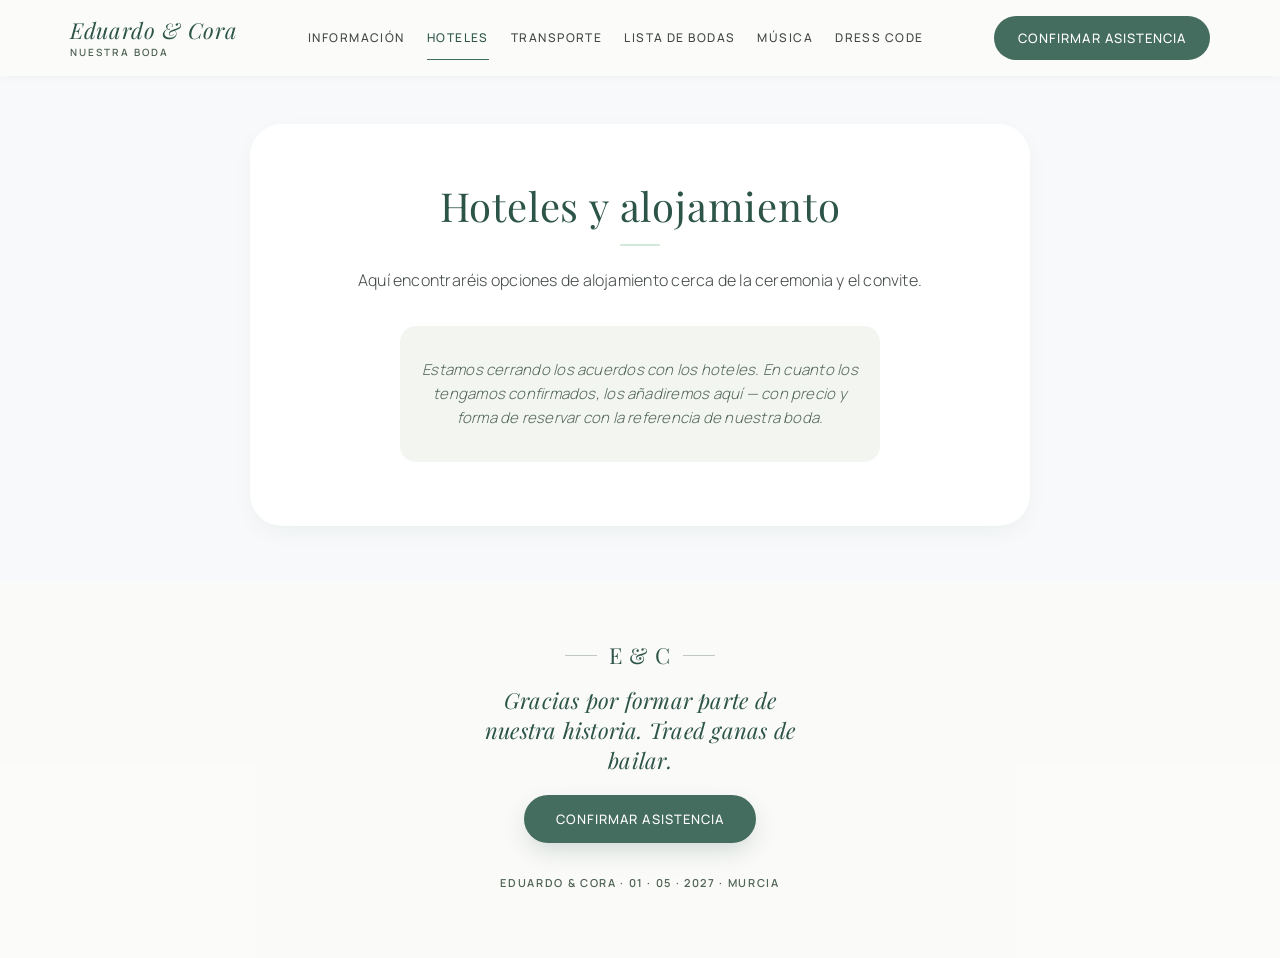
<file: hoteles.html>
<!DOCTYPE html>
<html lang="es">
<head>
<meta charset="UTF-8">
<meta name="viewport" content="width=device-width, initial-scale=1">
<title>Hoteles y alojamiento — Eduardo &amp; Cora</title>
<meta name="description" content="Alojamiento recomendado para la boda de Eduardo y Cora, 1 de mayo de 2027.">
<meta name="robots" content="noindex, nofollow">
<link rel="canonical" href="hoteles">
<link rel="stylesheet" href="styles.css?v=61b5f948">
</head>
<body>

<nav class="site-nav" aria-label="Navegación principal">
  <div class="nav-bar">
    <button class="nav-toggle" type="button" aria-expanded="false" aria-controls="siteMenu" aria-label="Abrir menú"><svg class="ico" viewBox="0 0 24 24" aria-hidden="true"><path d="M4 7h16M4 12h16M4 17h16"/></svg></button>
    <a class="nav-brand" href="./"><span class="nav-names">Eduardo &amp; Cora</span><span class="nav-sub">Nuestra boda</span></a>
    <ul class="nav-links">
      <li><a href="informacion">Información</a></li>
      <li><a href="hoteles" aria-current="page">Hoteles</a></li>
      <li><a href="transporte">Transporte</a></li>
      <li><a href="lista-de-bodas">Lista de bodas</a></li>
      <li><a href="musica">Música</a></li>
      <li><a href="dress-code">Dress code</a></li>
    </ul>
    <a class="btn nav-cta" href="confirmar-asistencia">Confirmar asistencia</a>
    <a class="nav-heart" href="confirmar-asistencia" aria-label="Confirmar asistencia"><svg class="ico" viewBox="0 0 24 24" aria-hidden="true"><path d="M12 20s-7-4.4-7-10a4 4 0 0 1 7-2.6A4 4 0 0 1 19 10c0 5.6-7 10-7 10z"/></svg></a>
  </div>
  <div class="nav-drawer" id="siteMenu">
    <div class="drawer-head">
      <span class="nav-names">Eduardo &amp; Cora</span>
      <button class="nav-close" type="button" data-nav-close aria-label="Cerrar menú"><svg class="ico" viewBox="0 0 24 24" aria-hidden="true"><path d="M6 6l12 12M18 6 6 18"/></svg></button>
    </div>
    <ul>
      <li><a href="./"><span>Inicio</span><svg class="ico" viewBox="0 0 24 24" aria-hidden="true"><path d="M5 12h14M13 6l6 6-6 6"/></svg></a></li>
      <li><a href="informacion"><span>Información</span><svg class="ico" viewBox="0 0 24 24" aria-hidden="true"><path d="M5 12h14M13 6l6 6-6 6"/></svg></a></li>
      <li><a href="hoteles" aria-current="page"><span>Hoteles</span><svg class="ico" viewBox="0 0 24 24" aria-hidden="true"><path d="M5 12h14M13 6l6 6-6 6"/></svg></a></li>
      <li><a href="transporte"><span>Transporte</span><svg class="ico" viewBox="0 0 24 24" aria-hidden="true"><path d="M5 12h14M13 6l6 6-6 6"/></svg></a></li>
      <li><a href="lista-de-bodas"><span>Lista de bodas</span><svg class="ico" viewBox="0 0 24 24" aria-hidden="true"><path d="M5 12h14M13 6l6 6-6 6"/></svg></a></li>
      <li><a href="musica"><span>Música</span><svg class="ico" viewBox="0 0 24 24" aria-hidden="true"><path d="M5 12h14M13 6l6 6-6 6"/></svg></a></li>
      <li><a href="dress-code"><span>Dress code</span><svg class="ico" viewBox="0 0 24 24" aria-hidden="true"><path d="M5 12h14M13 6l6 6-6 6"/></svg></a></li>
      <li class="drawer-rsvp"><a href="confirmar-asistencia"><span>Confirmar asistencia</span><svg class="ico" viewBox="0 0 24 24" aria-hidden="true"><path d="M12 20s-7-4.4-7-10a4 4 0 0 1 7-2.6A4 4 0 0 1 19 10c0 5.6-7 10-7 10z"/></svg></a></li>
    </ul>
    <div class="drawer-foot">
      <p class="mono">E &amp; C</p>
      <p class="kicker">01 · 05 · 2027 · Murcia</p>
    </div>
  </div>
</nav>
<nav class="tab-bar" aria-label="Accesos rápidos">
  <ul>
    <li><a href="./"><svg class="ico" viewBox="0 0 24 24" aria-hidden="true"><path d="M3 11l9-7 9 7v9a1 1 0 0 1-1 1h-5v-6h-6v6H4a1 1 0 0 1-1-1z"/></svg>Inicio</a></li>
    <li><a href="confirmar-asistencia"><svg class="ico" viewBox="0 0 24 24" aria-hidden="true"><rect x="3" y="5" width="18" height="14" rx="2"/><path d="m3 7 9 6 9-6"/></svg>RSVP</a></li>
    <li><a href="lista-de-bodas"><svg class="ico" viewBox="0 0 24 24" aria-hidden="true"><rect x="3" y="8" width="18" height="4" rx="1"/><path d="M5 12v8h14v-8M12 8v12M12 8C10 4 6.5 4.5 7 7c.3 1.2 2.5 1 5 1zm0 0c2-4 5.5-3.5 5-1-.3 1.2-2.5 1-5 1z"/></svg>Regalos</a></li>
    <li><a href="informacion"><svg class="ico" viewBox="0 0 24 24" aria-hidden="true"><circle cx="12" cy="12" r="9"/><path d="M12 11v6M12 7.5v.5"/></svg>Info</a></li>
    <li><a href="musica"><svg class="ico" viewBox="0 0 24 24" aria-hidden="true"><path d="M9 18V5l11-2v13"/><circle cx="6" cy="18" r="3"/><circle cx="17" cy="16" r="3"/></svg>Música</a></li>
  </ul>
</nav>

<main>
  <div class="wrap">
    <section class="section rv">
      <h1>Hoteles y alojamiento</h1>
      <hr class="divider">
      <p class="lede">Aquí encontraréis opciones de alojamiento cerca de la ceremonia y el convite.</p>

      <!-- Sin hoteles reales todavía — owner: Edu & Cora. En cuanto lleguen las fichas, se sustituye este bloque por .hotel-card por cada hotel (nombre, web, teléfono, referencia de oferta, precios por tipo de habitación). -->
      <div class="pending-note">
        Estamos cerrando los acuerdos con los hoteles. En cuanto los tengamos confirmados, los añadiremos aquí — con precio y forma de reservar con la referencia de nuestra boda.
      </div>
    </section>
  </div>
</main>

<footer class="site-footer">
  <div class="footer-mono" aria-hidden="true"><span class="rule"></span><span>E &amp; C</span><span class="rule"></span></div>
  <p class="footer-thanks">Gracias por formar parte de nuestra historia. Traed ganas de bailar.</p>
  <a class="btn" href="confirmar-asistencia">Confirmar asistencia</a>
  <p class="kicker">Eduardo &amp; Cora · 01 · 05 · 2027 · Murcia</p>
</footer>

<script src="assets/js/main.js?v=aaa6b8d3" defer></script>
</body>
</html>
</file>
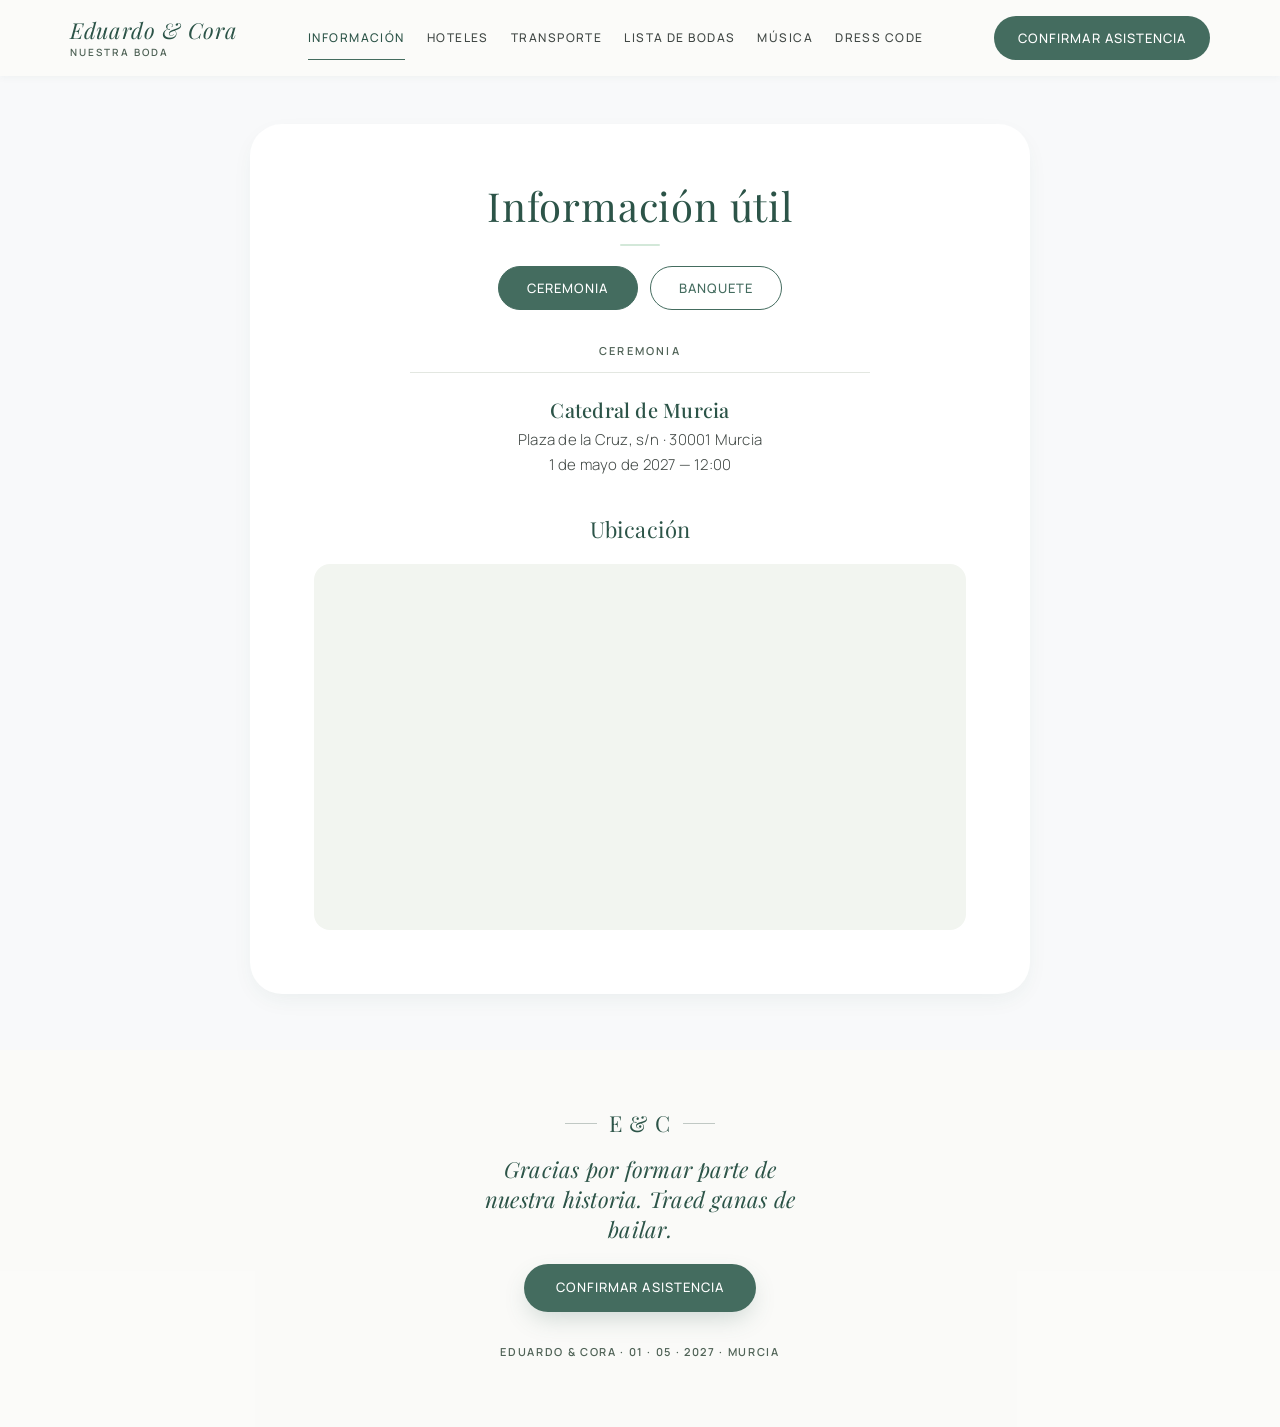
<file: informacion.html>
<!DOCTYPE html>
<html lang="es">
<head>
<meta charset="UTF-8">
<meta name="viewport" content="width=device-width, initial-scale=1">
<title>Información — Ceremonia y Banquete — Eduardo &amp; Cora</title>
<meta name="description" content="Ceremonia en la Catedral de Murcia a las 12:00 y convite en la Dehesa de Campoamor a las 14:00, boda de Eduardo y Cora.">
<meta name="robots" content="noindex, nofollow">
<link rel="canonical" href="informacion">
<link rel="stylesheet" href="styles.css?v=61b5f948">
</head>
<body>

<nav class="site-nav" aria-label="Navegación principal">
  <div class="nav-bar">
    <button class="nav-toggle" type="button" aria-expanded="false" aria-controls="siteMenu" aria-label="Abrir menú"><svg class="ico" viewBox="0 0 24 24" aria-hidden="true"><path d="M4 7h16M4 12h16M4 17h16"/></svg></button>
    <a class="nav-brand" href="./"><span class="nav-names">Eduardo &amp; Cora</span><span class="nav-sub">Nuestra boda</span></a>
    <ul class="nav-links">
      <li><a href="informacion" aria-current="page">Información</a></li>
      <li><a href="hoteles">Hoteles</a></li>
      <li><a href="transporte">Transporte</a></li>
      <li><a href="lista-de-bodas">Lista de bodas</a></li>
      <li><a href="musica">Música</a></li>
      <li><a href="dress-code">Dress code</a></li>
    </ul>
    <a class="btn nav-cta" href="confirmar-asistencia">Confirmar asistencia</a>
    <a class="nav-heart" href="confirmar-asistencia" aria-label="Confirmar asistencia"><svg class="ico" viewBox="0 0 24 24" aria-hidden="true"><path d="M12 20s-7-4.4-7-10a4 4 0 0 1 7-2.6A4 4 0 0 1 19 10c0 5.6-7 10-7 10z"/></svg></a>
  </div>
  <div class="nav-drawer" id="siteMenu">
    <div class="drawer-head">
      <span class="nav-names">Eduardo &amp; Cora</span>
      <button class="nav-close" type="button" data-nav-close aria-label="Cerrar menú"><svg class="ico" viewBox="0 0 24 24" aria-hidden="true"><path d="M6 6l12 12M18 6 6 18"/></svg></button>
    </div>
    <ul>
      <li><a href="./"><span>Inicio</span><svg class="ico" viewBox="0 0 24 24" aria-hidden="true"><path d="M5 12h14M13 6l6 6-6 6"/></svg></a></li>
      <li><a href="informacion" aria-current="page"><span>Información</span><svg class="ico" viewBox="0 0 24 24" aria-hidden="true"><path d="M5 12h14M13 6l6 6-6 6"/></svg></a></li>
      <li><a href="hoteles"><span>Hoteles</span><svg class="ico" viewBox="0 0 24 24" aria-hidden="true"><path d="M5 12h14M13 6l6 6-6 6"/></svg></a></li>
      <li><a href="transporte"><span>Transporte</span><svg class="ico" viewBox="0 0 24 24" aria-hidden="true"><path d="M5 12h14M13 6l6 6-6 6"/></svg></a></li>
      <li><a href="lista-de-bodas"><span>Lista de bodas</span><svg class="ico" viewBox="0 0 24 24" aria-hidden="true"><path d="M5 12h14M13 6l6 6-6 6"/></svg></a></li>
      <li><a href="musica"><span>Música</span><svg class="ico" viewBox="0 0 24 24" aria-hidden="true"><path d="M5 12h14M13 6l6 6-6 6"/></svg></a></li>
      <li><a href="dress-code"><span>Dress code</span><svg class="ico" viewBox="0 0 24 24" aria-hidden="true"><path d="M5 12h14M13 6l6 6-6 6"/></svg></a></li>
      <li class="drawer-rsvp"><a href="confirmar-asistencia"><span>Confirmar asistencia</span><svg class="ico" viewBox="0 0 24 24" aria-hidden="true"><path d="M12 20s-7-4.4-7-10a4 4 0 0 1 7-2.6A4 4 0 0 1 19 10c0 5.6-7 10-7 10z"/></svg></a></li>
    </ul>
    <div class="drawer-foot">
      <p class="mono">E &amp; C</p>
      <p class="kicker">01 · 05 · 2027 · Murcia</p>
    </div>
  </div>
</nav>
<nav class="tab-bar" aria-label="Accesos rápidos">
  <ul>
    <li><a href="./"><svg class="ico" viewBox="0 0 24 24" aria-hidden="true"><path d="M3 11l9-7 9 7v9a1 1 0 0 1-1 1h-5v-6h-6v6H4a1 1 0 0 1-1-1z"/></svg>Inicio</a></li>
    <li><a href="confirmar-asistencia"><svg class="ico" viewBox="0 0 24 24" aria-hidden="true"><rect x="3" y="5" width="18" height="14" rx="2"/><path d="m3 7 9 6 9-6"/></svg>RSVP</a></li>
    <li><a href="lista-de-bodas"><svg class="ico" viewBox="0 0 24 24" aria-hidden="true"><rect x="3" y="8" width="18" height="4" rx="1"/><path d="M5 12v8h14v-8M12 8v12M12 8C10 4 6.5 4.5 7 7c.3 1.2 2.5 1 5 1zm0 0c2-4 5.5-3.5 5-1-.3 1.2-2.5 1-5 1z"/></svg>Regalos</a></li>
    <li><a href="informacion" aria-current="page"><svg class="ico" viewBox="0 0 24 24" aria-hidden="true"><circle cx="12" cy="12" r="9"/><path d="M12 11v6M12 7.5v.5"/></svg>Info</a></li>
    <li><a href="musica"><svg class="ico" viewBox="0 0 24 24" aria-hidden="true"><path d="M9 18V5l11-2v13"/><circle cx="6" cy="18" r="3"/><circle cx="17" cy="16" r="3"/></svg>Música</a></li>
  </ul>
</nav>

<main>
  <div class="wrap">
    <section class="section rv">
      <h1>Información útil</h1>
      <hr class="divider">

      <div data-tabs>
        <div class="tabs" role="tablist">
          <button class="tab-btn" type="button" role="tab" aria-selected="true" data-target="tab-ceremonia">Ceremonia</button>
          <button class="tab-btn" type="button" role="tab" aria-selected="false" data-target="tab-banquete">Banquete</button>
        </div>

        <div id="tab-ceremonia" class="tab-panel active" role="tabpanel">
          <div class="info-title">CEREMONIA</div>
          <p class="info-text">
            <b>Catedral de Murcia</b><br>
            Plaza de la Cruz, s/n · 30001 Murcia<br>
            1 de mayo de 2027 — 12:00
          </p>
          <h2 class="h1" style="font-size:22px;margin-bottom:16px;">Ubicación</h2>
          <iframe class="map-frame" loading="lazy" referrerpolicy="no-referrer-when-downgrade"
            src="https://maps.google.com/maps?q=Catedral%20de%20Murcia&t=&z=15&ie=UTF8&iwloc=&output=embed"
            title="Mapa de la Catedral de Murcia"></iframe>
        </div>

        <div id="tab-banquete" class="tab-panel" role="tabpanel">
          <div class="info-title">BANQUETE</div>
          <p class="info-text">
            <b>Dehesa de Campoamor</b><br>
            1 de mayo de 2027 — 14:00
          </p>
          <h2 class="h1" style="font-size:22px;margin-bottom:16px;">Ubicación</h2>
          <iframe class="map-frame" loading="lazy" referrerpolicy="no-referrer-when-downgrade"
            src="https://maps.google.com/maps?q=Dehesa%20de%20Campoamor&t=&z=14&ie=UTF8&iwloc=&output=embed"
            title="Mapa de Dehesa de Campoamor"></iframe>
        </div>
      </div>
    </section>
  </div>
</main>

<footer class="site-footer">
  <div class="footer-mono" aria-hidden="true"><span class="rule"></span><span>E &amp; C</span><span class="rule"></span></div>
  <p class="footer-thanks">Gracias por formar parte de nuestra historia. Traed ganas de bailar.</p>
  <a class="btn" href="confirmar-asistencia">Confirmar asistencia</a>
  <p class="kicker">Eduardo &amp; Cora · 01 · 05 · 2027 · Murcia</p>
</footer>

<script src="assets/js/main.js?v=aaa6b8d3" defer></script>
</body>
</html>
</file>
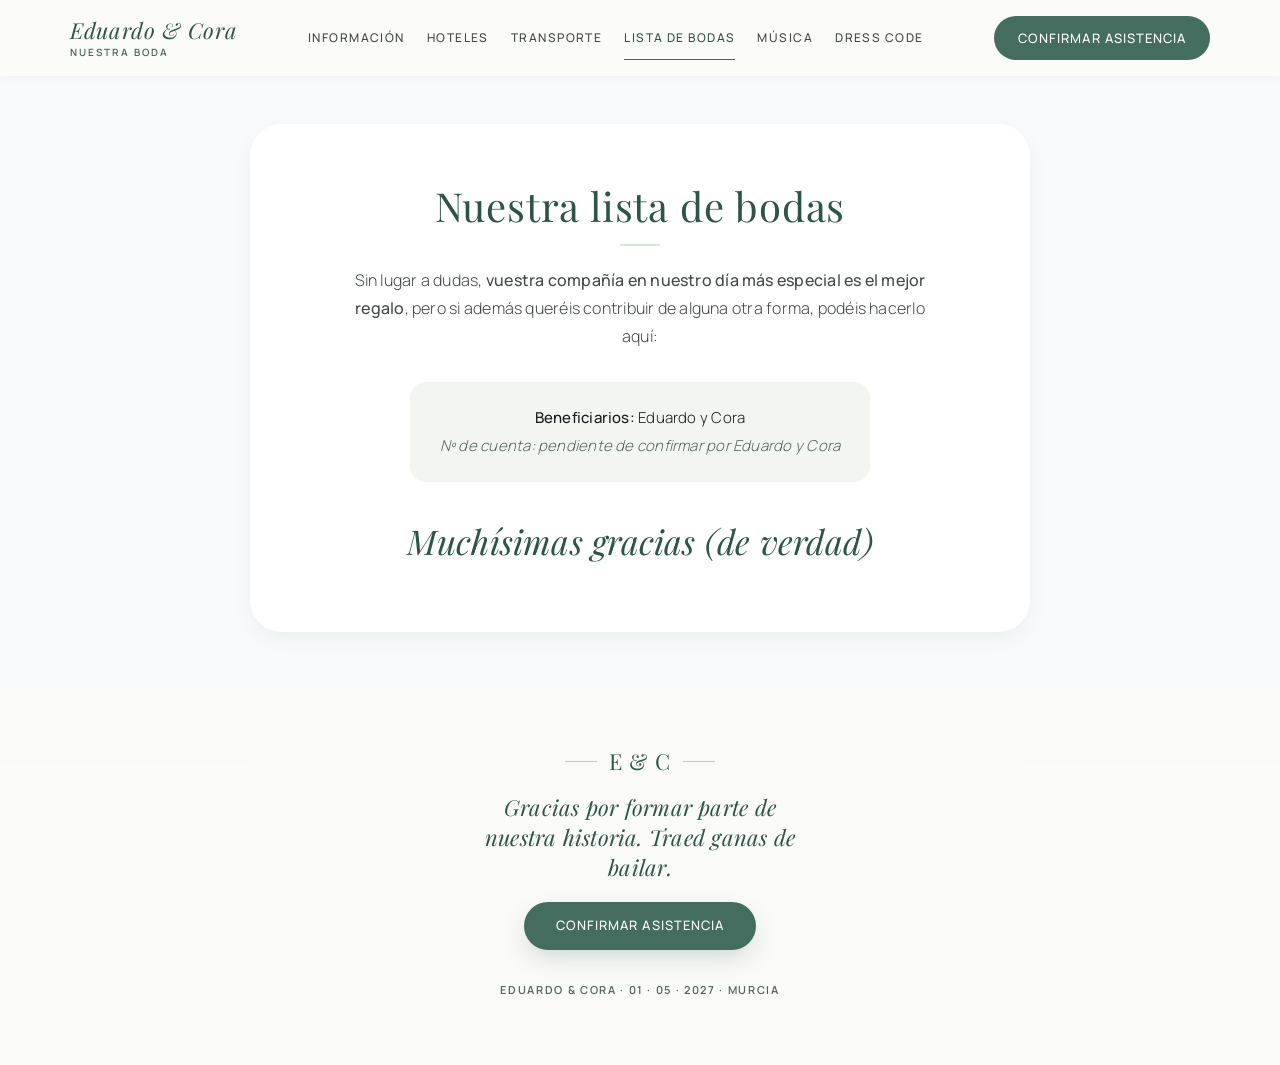
<file: lista-de-bodas.html>
<!DOCTYPE html>
<html lang="es">
<head>
<meta charset="UTF-8">
<meta name="viewport" content="width=device-width, initial-scale=1">
<title>Lista de bodas — Eduardo &amp; Cora</title>
<meta name="description" content="Lista de bodas de Eduardo y Cora, 1 de mayo de 2027.">
<meta name="robots" content="noindex, nofollow">
<link rel="canonical" href="lista-de-bodas">
<link rel="stylesheet" href="styles.css?v=61b5f948">
</head>
<body>

<nav class="site-nav" aria-label="Navegación principal">
  <div class="nav-bar">
    <button class="nav-toggle" type="button" aria-expanded="false" aria-controls="siteMenu" aria-label="Abrir menú"><svg class="ico" viewBox="0 0 24 24" aria-hidden="true"><path d="M4 7h16M4 12h16M4 17h16"/></svg></button>
    <a class="nav-brand" href="./"><span class="nav-names">Eduardo &amp; Cora</span><span class="nav-sub">Nuestra boda</span></a>
    <ul class="nav-links">
      <li><a href="informacion">Información</a></li>
      <li><a href="hoteles">Hoteles</a></li>
      <li><a href="transporte">Transporte</a></li>
      <li><a href="lista-de-bodas" aria-current="page">Lista de bodas</a></li>
      <li><a href="musica">Música</a></li>
      <li><a href="dress-code">Dress code</a></li>
    </ul>
    <a class="btn nav-cta" href="confirmar-asistencia">Confirmar asistencia</a>
    <a class="nav-heart" href="confirmar-asistencia" aria-label="Confirmar asistencia"><svg class="ico" viewBox="0 0 24 24" aria-hidden="true"><path d="M12 20s-7-4.4-7-10a4 4 0 0 1 7-2.6A4 4 0 0 1 19 10c0 5.6-7 10-7 10z"/></svg></a>
  </div>
  <div class="nav-drawer" id="siteMenu">
    <div class="drawer-head">
      <span class="nav-names">Eduardo &amp; Cora</span>
      <button class="nav-close" type="button" data-nav-close aria-label="Cerrar menú"><svg class="ico" viewBox="0 0 24 24" aria-hidden="true"><path d="M6 6l12 12M18 6 6 18"/></svg></button>
    </div>
    <ul>
      <li><a href="./"><span>Inicio</span><svg class="ico" viewBox="0 0 24 24" aria-hidden="true"><path d="M5 12h14M13 6l6 6-6 6"/></svg></a></li>
      <li><a href="informacion"><span>Información</span><svg class="ico" viewBox="0 0 24 24" aria-hidden="true"><path d="M5 12h14M13 6l6 6-6 6"/></svg></a></li>
      <li><a href="hoteles"><span>Hoteles</span><svg class="ico" viewBox="0 0 24 24" aria-hidden="true"><path d="M5 12h14M13 6l6 6-6 6"/></svg></a></li>
      <li><a href="transporte"><span>Transporte</span><svg class="ico" viewBox="0 0 24 24" aria-hidden="true"><path d="M5 12h14M13 6l6 6-6 6"/></svg></a></li>
      <li><a href="lista-de-bodas" aria-current="page"><span>Lista de bodas</span><svg class="ico" viewBox="0 0 24 24" aria-hidden="true"><path d="M5 12h14M13 6l6 6-6 6"/></svg></a></li>
      <li><a href="musica"><span>Música</span><svg class="ico" viewBox="0 0 24 24" aria-hidden="true"><path d="M5 12h14M13 6l6 6-6 6"/></svg></a></li>
      <li><a href="dress-code"><span>Dress code</span><svg class="ico" viewBox="0 0 24 24" aria-hidden="true"><path d="M5 12h14M13 6l6 6-6 6"/></svg></a></li>
      <li class="drawer-rsvp"><a href="confirmar-asistencia"><span>Confirmar asistencia</span><svg class="ico" viewBox="0 0 24 24" aria-hidden="true"><path d="M12 20s-7-4.4-7-10a4 4 0 0 1 7-2.6A4 4 0 0 1 19 10c0 5.6-7 10-7 10z"/></svg></a></li>
    </ul>
    <div class="drawer-foot">
      <p class="mono">E &amp; C</p>
      <p class="kicker">01 · 05 · 2027 · Murcia</p>
    </div>
  </div>
</nav>
<nav class="tab-bar" aria-label="Accesos rápidos">
  <ul>
    <li><a href="./"><svg class="ico" viewBox="0 0 24 24" aria-hidden="true"><path d="M3 11l9-7 9 7v9a1 1 0 0 1-1 1h-5v-6h-6v6H4a1 1 0 0 1-1-1z"/></svg>Inicio</a></li>
    <li><a href="confirmar-asistencia"><svg class="ico" viewBox="0 0 24 24" aria-hidden="true"><rect x="3" y="5" width="18" height="14" rx="2"/><path d="m3 7 9 6 9-6"/></svg>RSVP</a></li>
    <li><a href="lista-de-bodas" aria-current="page"><svg class="ico" viewBox="0 0 24 24" aria-hidden="true"><rect x="3" y="8" width="18" height="4" rx="1"/><path d="M5 12v8h14v-8M12 8v12M12 8C10 4 6.5 4.5 7 7c.3 1.2 2.5 1 5 1zm0 0c2-4 5.5-3.5 5-1-.3 1.2-2.5 1-5 1z"/></svg>Regalos</a></li>
    <li><a href="informacion"><svg class="ico" viewBox="0 0 24 24" aria-hidden="true"><circle cx="12" cy="12" r="9"/><path d="M12 11v6M12 7.5v.5"/></svg>Info</a></li>
    <li><a href="musica"><svg class="ico" viewBox="0 0 24 24" aria-hidden="true"><path d="M9 18V5l11-2v13"/><circle cx="6" cy="18" r="3"/><circle cx="17" cy="16" r="3"/></svg>Música</a></li>
  </ul>
</nav>

<main>
  <div class="wrap">
    <section class="section rv">
      <h1>Nuestra lista de bodas</h1>
      <hr class="divider">
      <p class="lede">
        Sin lugar a dudas, <b>vuestra compañía en nuestro día más especial es el mejor regalo</b>,
        pero si además queréis contribuir de alguna otra forma, podéis hacerlo aquí:
      </p>

      <div class="iban-box">
        <p><b>Beneficiarios:</b> Eduardo y Cora</p>
        <!-- Pendiente — owner: Edu & Cora. Nunca se rellena con un IBAN inventado. -->
        <p class="pending">Nº de cuenta: pendiente de confirmar por Eduardo y Cora</p>
      </div>

      <p class="thanks-script" style="font-family:var(--script);font-size:var(--t-script-lg);color:var(--name-color);text-align:center;">Muchísimas gracias (de verdad)</p>
    </section>
  </div>
</main>

<footer class="site-footer">
  <div class="footer-mono" aria-hidden="true"><span class="rule"></span><span>E &amp; C</span><span class="rule"></span></div>
  <p class="footer-thanks">Gracias por formar parte de nuestra historia. Traed ganas de bailar.</p>
  <a class="btn" href="confirmar-asistencia">Confirmar asistencia</a>
  <p class="kicker">Eduardo &amp; Cora · 01 · 05 · 2027 · Murcia</p>
</footer>

<script src="assets/js/main.js?v=aaa6b8d3" defer></script>
</body>
</html>
</file>
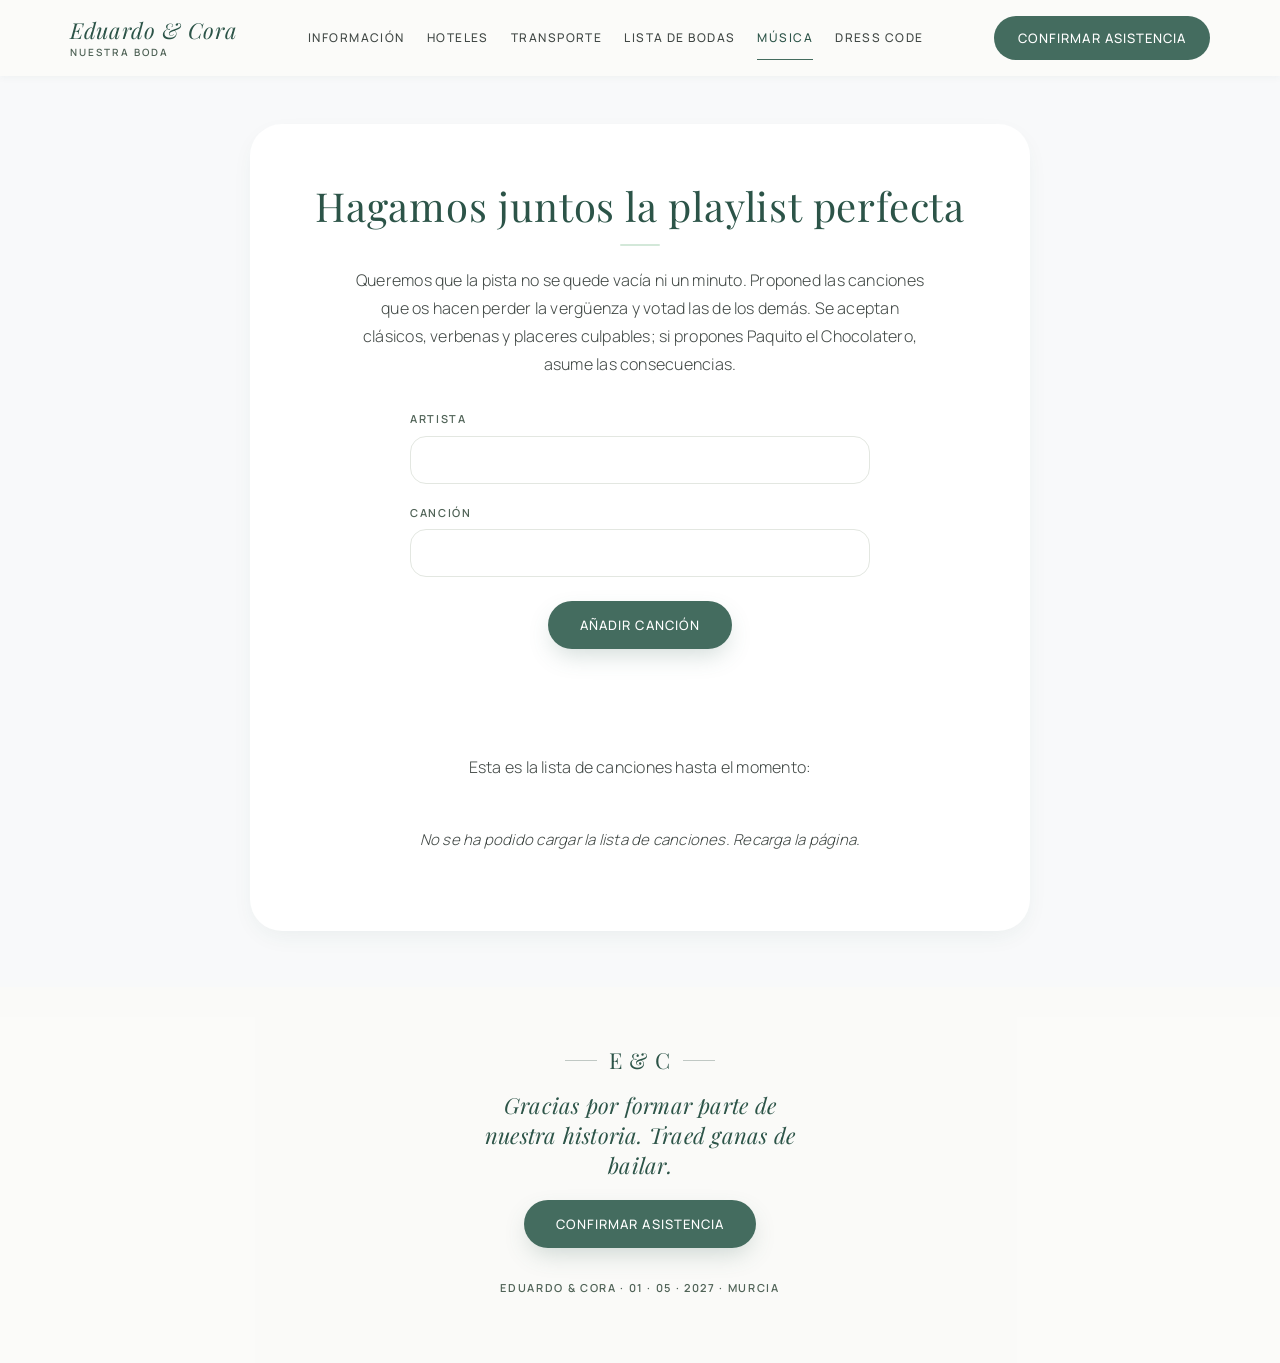
<file: musica.html>
<!DOCTYPE html>
<html lang="es">
<head>
<meta charset="UTF-8">
<meta name="viewport" content="width=device-width, initial-scale=1">
<title>Música — Eduardo &amp; Cora</title>
<meta name="description" content="Proponed y votad las canciones para la boda de Eduardo y Cora.">
<meta name="robots" content="noindex, nofollow">
<link rel="canonical" href="musica">
<link rel="stylesheet" href="styles.css?v=61b5f948">
</head>
<body>

<nav class="site-nav" aria-label="Navegación principal">
  <div class="nav-bar">
    <button class="nav-toggle" type="button" aria-expanded="false" aria-controls="siteMenu" aria-label="Abrir menú"><svg class="ico" viewBox="0 0 24 24" aria-hidden="true"><path d="M4 7h16M4 12h16M4 17h16"/></svg></button>
    <a class="nav-brand" href="./"><span class="nav-names">Eduardo &amp; Cora</span><span class="nav-sub">Nuestra boda</span></a>
    <ul class="nav-links">
      <li><a href="informacion">Información</a></li>
      <li><a href="hoteles">Hoteles</a></li>
      <li><a href="transporte">Transporte</a></li>
      <li><a href="lista-de-bodas">Lista de bodas</a></li>
      <li><a href="musica" aria-current="page">Música</a></li>
      <li><a href="dress-code">Dress code</a></li>
    </ul>
    <a class="btn nav-cta" href="confirmar-asistencia">Confirmar asistencia</a>
    <a class="nav-heart" href="confirmar-asistencia" aria-label="Confirmar asistencia"><svg class="ico" viewBox="0 0 24 24" aria-hidden="true"><path d="M12 20s-7-4.4-7-10a4 4 0 0 1 7-2.6A4 4 0 0 1 19 10c0 5.6-7 10-7 10z"/></svg></a>
  </div>
  <div class="nav-drawer" id="siteMenu">
    <div class="drawer-head">
      <span class="nav-names">Eduardo &amp; Cora</span>
      <button class="nav-close" type="button" data-nav-close aria-label="Cerrar menú"><svg class="ico" viewBox="0 0 24 24" aria-hidden="true"><path d="M6 6l12 12M18 6 6 18"/></svg></button>
    </div>
    <ul>
      <li><a href="./"><span>Inicio</span><svg class="ico" viewBox="0 0 24 24" aria-hidden="true"><path d="M5 12h14M13 6l6 6-6 6"/></svg></a></li>
      <li><a href="informacion"><span>Información</span><svg class="ico" viewBox="0 0 24 24" aria-hidden="true"><path d="M5 12h14M13 6l6 6-6 6"/></svg></a></li>
      <li><a href="hoteles"><span>Hoteles</span><svg class="ico" viewBox="0 0 24 24" aria-hidden="true"><path d="M5 12h14M13 6l6 6-6 6"/></svg></a></li>
      <li><a href="transporte"><span>Transporte</span><svg class="ico" viewBox="0 0 24 24" aria-hidden="true"><path d="M5 12h14M13 6l6 6-6 6"/></svg></a></li>
      <li><a href="lista-de-bodas"><span>Lista de bodas</span><svg class="ico" viewBox="0 0 24 24" aria-hidden="true"><path d="M5 12h14M13 6l6 6-6 6"/></svg></a></li>
      <li><a href="musica" aria-current="page"><span>Música</span><svg class="ico" viewBox="0 0 24 24" aria-hidden="true"><path d="M5 12h14M13 6l6 6-6 6"/></svg></a></li>
      <li><a href="dress-code"><span>Dress code</span><svg class="ico" viewBox="0 0 24 24" aria-hidden="true"><path d="M5 12h14M13 6l6 6-6 6"/></svg></a></li>
      <li class="drawer-rsvp"><a href="confirmar-asistencia"><span>Confirmar asistencia</span><svg class="ico" viewBox="0 0 24 24" aria-hidden="true"><path d="M12 20s-7-4.4-7-10a4 4 0 0 1 7-2.6A4 4 0 0 1 19 10c0 5.6-7 10-7 10z"/></svg></a></li>
    </ul>
    <div class="drawer-foot">
      <p class="mono">E &amp; C</p>
      <p class="kicker">01 · 05 · 2027 · Murcia</p>
    </div>
  </div>
</nav>
<nav class="tab-bar" aria-label="Accesos rápidos">
  <ul>
    <li><a href="./"><svg class="ico" viewBox="0 0 24 24" aria-hidden="true"><path d="M3 11l9-7 9 7v9a1 1 0 0 1-1 1h-5v-6h-6v6H4a1 1 0 0 1-1-1z"/></svg>Inicio</a></li>
    <li><a href="confirmar-asistencia"><svg class="ico" viewBox="0 0 24 24" aria-hidden="true"><rect x="3" y="5" width="18" height="14" rx="2"/><path d="m3 7 9 6 9-6"/></svg>RSVP</a></li>
    <li><a href="lista-de-bodas"><svg class="ico" viewBox="0 0 24 24" aria-hidden="true"><rect x="3" y="8" width="18" height="4" rx="1"/><path d="M5 12v8h14v-8M12 8v12M12 8C10 4 6.5 4.5 7 7c.3 1.2 2.5 1 5 1zm0 0c2-4 5.5-3.5 5-1-.3 1.2-2.5 1-5 1z"/></svg>Regalos</a></li>
    <li><a href="informacion"><svg class="ico" viewBox="0 0 24 24" aria-hidden="true"><circle cx="12" cy="12" r="9"/><path d="M12 11v6M12 7.5v.5"/></svg>Info</a></li>
    <li><a href="musica" aria-current="page"><svg class="ico" viewBox="0 0 24 24" aria-hidden="true"><path d="M9 18V5l11-2v13"/><circle cx="6" cy="18" r="3"/><circle cx="17" cy="16" r="3"/></svg>Música</a></li>
  </ul>
</nav>

<main>
  <div class="wrap">
    <section class="section rv">
      <h1>Hagamos juntos la playlist perfecta</h1>
      <hr class="divider">
      <p class="lede">Queremos que la pista no se quede vacía ni un minuto. Proponed las canciones que os hacen perder la vergüenza y votad las de los demás. Se aceptan clásicos, verbenas y placeres culpables; si propones Paquito el Chocolatero, asume las consecuencias.</p>

      <form id="musicForm" class="stack" novalidate>
        <input type="text" name="web" tabindex="-1" autocomplete="off" style="position:absolute;left:-9999px;" aria-hidden="true">
        <div class="field">
          <label for="musicArtista">Artista</label>
          <input type="text" id="musicArtista" name="artista" required>
        </div>
        <div class="field">
          <label for="musicCancion">Canción</label>
          <input type="text" id="musicCancion" name="cancion" required>
        </div>
        <div class="form-actions">
          <button type="submit" class="btn">Añadir canción</button>
        </div>
        <div class="form-msg" role="alert" id="musicAddMsg"></div>
      </form>

      <p class="lede" style="margin-top:var(--s5);margin-bottom:0;">Esta es la lista de canciones hasta el momento:</p>
      <div class="song-list" id="songList">
        <!-- Se rellena por JS (assets/js/main.js → loadSongList) desde api/musica.php?action=list -->
        <p style="text-align:center;color:var(--ink-soft);font-style:italic;" id="songListEmpty">Aún no hay canciones. Alguien tiene que romper el hielo… ¿tú?</p>
      </div>
    </section>
  </div>
</main>

<footer class="site-footer">
  <div class="footer-mono" aria-hidden="true"><span class="rule"></span><span>E &amp; C</span><span class="rule"></span></div>
  <p class="footer-thanks">Gracias por formar parte de nuestra historia. Traed ganas de bailar.</p>
  <a class="btn" href="confirmar-asistencia">Confirmar asistencia</a>
  <p class="kicker">Eduardo &amp; Cora · 01 · 05 · 2027 · Murcia</p>
</footer>

<script src="assets/js/main.js?v=aaa6b8d3" defer></script>
</body>
</html>
</file>
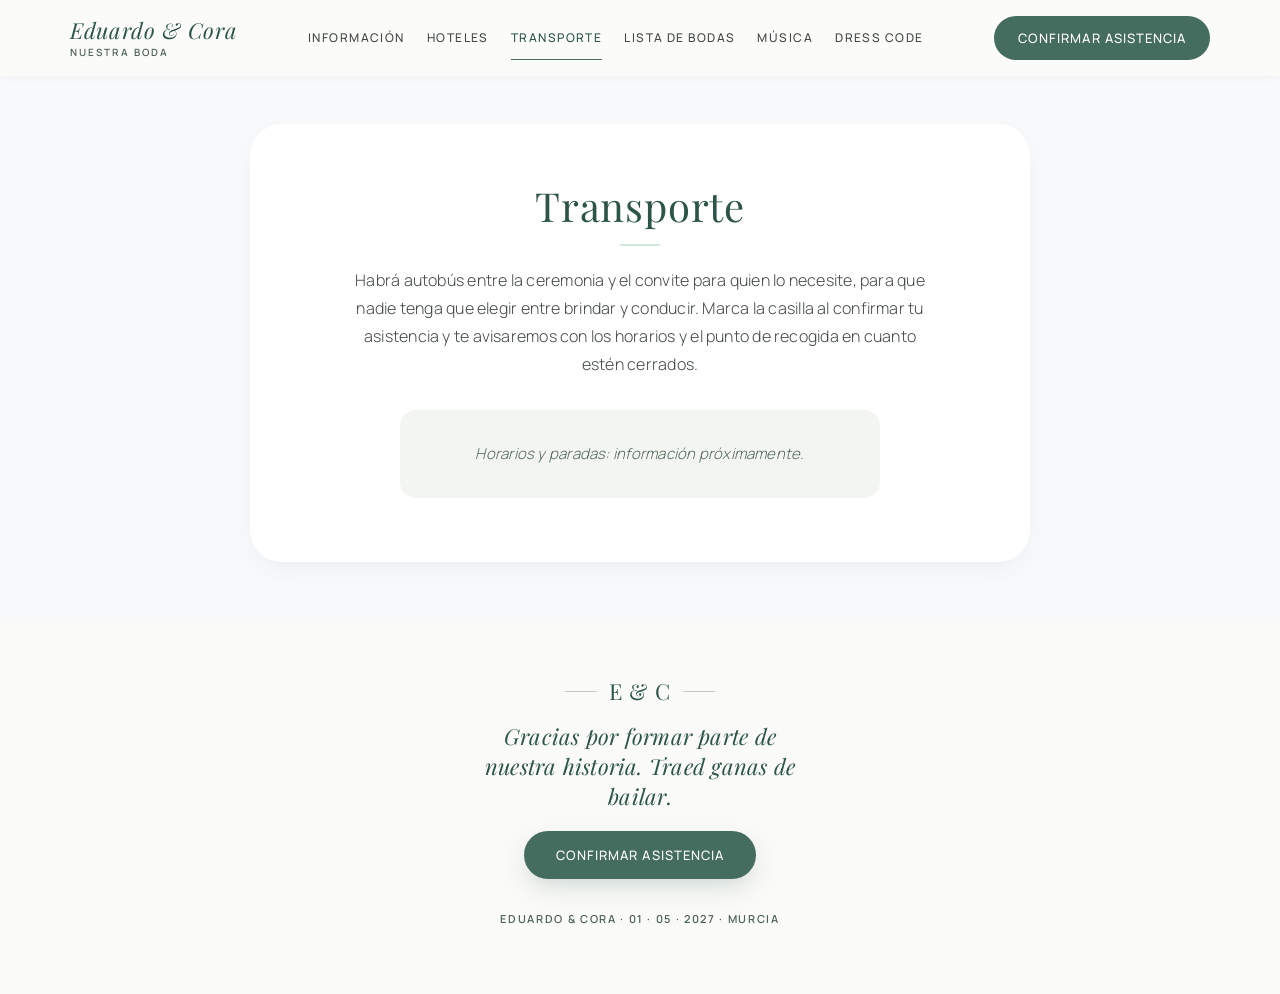
<file: transporte.html>
<!DOCTYPE html>
<html lang="es">
<head>
<meta charset="UTF-8">
<meta name="viewport" content="width=device-width, initial-scale=1">
<title>Transporte — Eduardo &amp; Cora</title>
<meta name="description" content="Información de autobuses para la boda de Eduardo y Cora, 1 de mayo de 2027.">
<meta name="robots" content="noindex, nofollow">
<link rel="canonical" href="transporte">
<link rel="stylesheet" href="styles.css?v=61b5f948">
</head>
<body>

<nav class="site-nav" aria-label="Navegación principal">
  <div class="nav-bar">
    <button class="nav-toggle" type="button" aria-expanded="false" aria-controls="siteMenu" aria-label="Abrir menú"><svg class="ico" viewBox="0 0 24 24" aria-hidden="true"><path d="M4 7h16M4 12h16M4 17h16"/></svg></button>
    <a class="nav-brand" href="./"><span class="nav-names">Eduardo &amp; Cora</span><span class="nav-sub">Nuestra boda</span></a>
    <ul class="nav-links">
      <li><a href="informacion">Información</a></li>
      <li><a href="hoteles">Hoteles</a></li>
      <li><a href="transporte" aria-current="page">Transporte</a></li>
      <li><a href="lista-de-bodas">Lista de bodas</a></li>
      <li><a href="musica">Música</a></li>
      <li><a href="dress-code">Dress code</a></li>
    </ul>
    <a class="btn nav-cta" href="confirmar-asistencia">Confirmar asistencia</a>
    <a class="nav-heart" href="confirmar-asistencia" aria-label="Confirmar asistencia"><svg class="ico" viewBox="0 0 24 24" aria-hidden="true"><path d="M12 20s-7-4.4-7-10a4 4 0 0 1 7-2.6A4 4 0 0 1 19 10c0 5.6-7 10-7 10z"/></svg></a>
  </div>
  <div class="nav-drawer" id="siteMenu">
    <div class="drawer-head">
      <span class="nav-names">Eduardo &amp; Cora</span>
      <button class="nav-close" type="button" data-nav-close aria-label="Cerrar menú"><svg class="ico" viewBox="0 0 24 24" aria-hidden="true"><path d="M6 6l12 12M18 6 6 18"/></svg></button>
    </div>
    <ul>
      <li><a href="./"><span>Inicio</span><svg class="ico" viewBox="0 0 24 24" aria-hidden="true"><path d="M5 12h14M13 6l6 6-6 6"/></svg></a></li>
      <li><a href="informacion"><span>Información</span><svg class="ico" viewBox="0 0 24 24" aria-hidden="true"><path d="M5 12h14M13 6l6 6-6 6"/></svg></a></li>
      <li><a href="hoteles"><span>Hoteles</span><svg class="ico" viewBox="0 0 24 24" aria-hidden="true"><path d="M5 12h14M13 6l6 6-6 6"/></svg></a></li>
      <li><a href="transporte" aria-current="page"><span>Transporte</span><svg class="ico" viewBox="0 0 24 24" aria-hidden="true"><path d="M5 12h14M13 6l6 6-6 6"/></svg></a></li>
      <li><a href="lista-de-bodas"><span>Lista de bodas</span><svg class="ico" viewBox="0 0 24 24" aria-hidden="true"><path d="M5 12h14M13 6l6 6-6 6"/></svg></a></li>
      <li><a href="musica"><span>Música</span><svg class="ico" viewBox="0 0 24 24" aria-hidden="true"><path d="M5 12h14M13 6l6 6-6 6"/></svg></a></li>
      <li><a href="dress-code"><span>Dress code</span><svg class="ico" viewBox="0 0 24 24" aria-hidden="true"><path d="M5 12h14M13 6l6 6-6 6"/></svg></a></li>
      <li class="drawer-rsvp"><a href="confirmar-asistencia"><span>Confirmar asistencia</span><svg class="ico" viewBox="0 0 24 24" aria-hidden="true"><path d="M12 20s-7-4.4-7-10a4 4 0 0 1 7-2.6A4 4 0 0 1 19 10c0 5.6-7 10-7 10z"/></svg></a></li>
    </ul>
    <div class="drawer-foot">
      <p class="mono">E &amp; C</p>
      <p class="kicker">01 · 05 · 2027 · Murcia</p>
    </div>
  </div>
</nav>
<nav class="tab-bar" aria-label="Accesos rápidos">
  <ul>
    <li><a href="./"><svg class="ico" viewBox="0 0 24 24" aria-hidden="true"><path d="M3 11l9-7 9 7v9a1 1 0 0 1-1 1h-5v-6h-6v6H4a1 1 0 0 1-1-1z"/></svg>Inicio</a></li>
    <li><a href="confirmar-asistencia"><svg class="ico" viewBox="0 0 24 24" aria-hidden="true"><rect x="3" y="5" width="18" height="14" rx="2"/><path d="m3 7 9 6 9-6"/></svg>RSVP</a></li>
    <li><a href="lista-de-bodas"><svg class="ico" viewBox="0 0 24 24" aria-hidden="true"><rect x="3" y="8" width="18" height="4" rx="1"/><path d="M5 12v8h14v-8M12 8v12M12 8C10 4 6.5 4.5 7 7c.3 1.2 2.5 1 5 1zm0 0c2-4 5.5-3.5 5-1-.3 1.2-2.5 1-5 1z"/></svg>Regalos</a></li>
    <li><a href="informacion"><svg class="ico" viewBox="0 0 24 24" aria-hidden="true"><circle cx="12" cy="12" r="9"/><path d="M12 11v6M12 7.5v.5"/></svg>Info</a></li>
    <li><a href="musica"><svg class="ico" viewBox="0 0 24 24" aria-hidden="true"><path d="M9 18V5l11-2v13"/><circle cx="6" cy="18" r="3"/><circle cx="17" cy="16" r="3"/></svg>Música</a></li>
  </ul>
</nav>

<main>
  <div class="wrap">
    <section class="section rv">
      <h1>Transporte</h1>
      <hr class="divider">
      <p class="lede">Habrá autobús entre la ceremonia y el convite para quien lo necesite, para que nadie tenga que elegir entre brindar y conducir. Marca la casilla al confirmar tu asistencia y te avisaremos con los horarios y el punto de recogida en cuanto estén cerrados.</p>

      <div class="pending-note">
        Horarios y paradas: información próximamente.
      </div>
    </section>
  </div>
</main>

<footer class="site-footer">
  <div class="footer-mono" aria-hidden="true"><span class="rule"></span><span>E &amp; C</span><span class="rule"></span></div>
  <p class="footer-thanks">Gracias por formar parte de nuestra historia. Traed ganas de bailar.</p>
  <a class="btn" href="confirmar-asistencia">Confirmar asistencia</a>
  <p class="kicker">Eduardo &amp; Cora · 01 · 05 · 2027 · Murcia</p>
</footer>

<script src="assets/js/main.js?v=aaa6b8d3" defer></script>
</body>
</html>
</file>
<file: styles.css>
/* ============================================================
   Edu & Cora — sistema visual "Botanical Romance"
   24-sep-2026: diseño de Stitch aportado por el owner
   (Eduycora/stitch_green_leaves_wedding_website). Se toma la PIEL y la
   composición; los textos, fechas, lugares y fotos son los reales de la
   pareja (la maqueta traía nombres, una finca y fotos de relleno).
   Sustituye a la Propuesta B "Invitación" de la misma mañana.
   Tokens: los del DESIGN.md de Stitch, traducidos a variables propias
   (sin el Tailwind de CDN, que es solo para desarrollo).
   ============================================================ */

@import url('https://fonts.googleapis.com/css2?family=Manrope:wght@300;400;500;600&family=Playfair+Display:ital,wght@0,400;0,500;1,400&display=swap');

:root{
  /* Color */
  --canvas: #FBFBF9;          /* cream-canvas */
  --surface: #F8F9FA;
  --card: #FFFFFF;
  --sage: #F2F5F0;            /* sage-wash */
  --sage-2: #D3E8D9;          /* secondary-container */
  --line: #E3E7E1;            /* border-delicate */
  --ink: #191C1D;
  --ink-soft: #414845;        /* on-surface-variant */
  --ink-muted: #56695D;       /* on-secondary-container */
  --primary: #2C5448;         /* títulos */
  --accent: #446C5F;          /* botones (primary-container) */
  --accent-hover: #37574D;
  --secondary: #506357;       /* rótulos */
  --gold: #815D40;            /* tertiary-container: fecha destacada */
  --on-dark: #C0EBDB;
  --on-dark-soft: #A5D0C0;
  --error: #BA1A1A;

  /* Tipografía */
  --serif: 'Playfair Display', Georgia, serif;
  --sans: 'Manrope', system-ui, sans-serif;

  /* Forma y sombra */
  --r: 1rem;
  --r-lg: 2rem;
  --pill: 9999px;
  --shadow: 0 8px 24px -6px rgba(44,84,72,.08);
  --shadow-lg: 0 12px 36px -8px rgba(44,84,72,.12);
  --shadow-btn: 0 10px 25px -5px rgba(68,108,95,.25);

  /* Espacio */
  --gutter: 1rem;
  --s-xs: .375rem; --s-sm: .75rem; --s-md: 1.25rem; --s-lg: 2rem; --s-xl: 3.5rem;
  --bar: 80px;

  --ease: cubic-bezier(.22,.7,.25,1);
  --ease-out: cubic-bezier(.16,1,.3,1);

  /* Alias de los nombres antiguos que aún usan estilos en línea de algunas
     páginas y del panel (panel.php, musica, dress-code, lista-de-bodas) */
  --display: var(--serif);
  --body: var(--sans);
  --script: var(--serif);
  --name-color: var(--primary);
  --s3: 24px; --s4: 40px; --s5: 64px;
  --section: clamp(48px, 8vw, 90px);
  --t-script-lg: 34px;
  --t-sub: 19px;
}

*{ box-sizing: border-box; }
html{ -webkit-text-size-adjust: 100%; }
body{
  margin: 0;
  min-height: 100vh;
  background: var(--surface);
  color: var(--ink);
  font-family: var(--sans);
  font-weight: 300;
  font-size: 15px;
  line-height: 1.6;
  letter-spacing: .015em;
  -webkit-font-smoothing: antialiased;
  padding-top: var(--bar);
  padding-bottom: calc(var(--bar) + env(safe-area-inset-bottom, 0px));
}
body.nav-lock{ overflow: hidden; }
img{ max-width: 100%; display: block; }
a{ color: inherit; text-decoration: none; }
b, strong{ font-weight: 500; }
::selection{ background: var(--sage-2); }
.ico{ width: 22px; height: 22px; flex-shrink: 0; fill: none; stroke: currentColor; stroke-width: 1.6; stroke-linecap: round; stroke-linejoin: round; }
.ico-sm{ width: 18px; height: 18px; }
:focus-visible{ outline: 2px solid var(--accent); outline-offset: 3px; }

/* Rótulo en versalitas (label-caps) */
.kicker{
  display: block;
  font-family: var(--sans);
  font-size: 11px;
  font-weight: 600;
  line-height: 16px;
  letter-spacing: .2em;
  text-transform: uppercase;
  color: var(--secondary);
}

/* ---------- Botones ---------- */
.btn{
  display: inline-flex;
  align-items: center;
  justify-content: center;
  gap: 8px;
  min-height: 48px;
  padding: 0 2rem;
  border: 0;
  border-radius: var(--pill);
  background: var(--accent);
  color: #fff;
  font-family: var(--sans);
  font-size: 13px;
  font-weight: 500;
  letter-spacing: .08em;
  text-transform: uppercase;
  cursor: pointer;
  box-shadow: var(--shadow-btn);
  transition: background .25s var(--ease), transform .15s var(--ease);
}
.btn:hover{ background: var(--accent-hover); }
.btn:active{ transform: scale(.98); }
.btn.shake{ animation: shake .7s; }
.btn-soft{
  background: var(--sage);
  color: var(--primary);
  box-shadow: none;
  min-height: 44px;
  width: 100%;
}
.btn-soft:hover{ background: var(--sage-2); }
.btn-light{ background: #fff; color: var(--primary); box-shadow: none; width: 100%; }
.btn-light:hover{ background: var(--canvas); }
.link-arrow{
  display: inline-flex; align-items: center; gap: 4px;
  min-height: 44px;
  font-size: 12px; font-weight: 500; letter-spacing: .08em; text-transform: uppercase;
  color: var(--primary);
}
.link-arrow:hover{ text-decoration: underline; text-underline-offset: 4px; }
@keyframes shake{
  10%,90%{ transform: translateX(-1px); }
  20%,80%{ transform: translateX(2px); }
  30%,50%,70%{ transform: translateX(-4px); }
  40%,60%{ transform: translateX(4px); }
}

/* ============================================================
   Navegación
   Móvil (≤900px, la maqueta): barra fija arriba con menú + nombres +
   corazón de confirmar; menú a pantalla completa; barra de pestañas fija
   abajo (Inicio · RSVP · Regalos · Info · Música).
   Escritorio: barra superior con nombres, enlaces y botón de confirmar;
   sin barra inferior.
   Ganchos que usa main.js: .site-nav, .nav-toggle, #siteMenu, .open
   ============================================================ */
.site-nav{
  position: fixed;
  top: 0; left: 0; right: 0;
  z-index: 60;
}
.nav-bar{
  height: var(--bar);
  padding: env(safe-area-inset-top, 0px) var(--gutter) 0;
  display: flex;
  align-items: center;
  justify-content: space-between;
  gap: var(--s-sm);
  background: rgba(251,251,249,.9);
  -webkit-backdrop-filter: blur(20px);
  backdrop-filter: blur(20px);
  box-shadow: 0 1px 8px rgba(44,84,72,.05);
}
.nav-toggle,
.nav-close,
.nav-heart{
  width: 44px; height: 44px;
  display: inline-flex; align-items: center; justify-content: center;
  border: 0; border-radius: var(--pill);
  background: transparent;
  color: var(--primary);
  cursor: pointer;
  transition: background .2s var(--ease);
}
.nav-toggle:hover, .nav-close:hover, .nav-heart:hover{ background: var(--sage); }
.nav-toggle .ico{ width: 26px; height: 26px; }
.nav-brand{ display: flex; flex-direction: column; align-items: center; text-align: center; }
.nav-names{ font-family: var(--serif); font-style: italic; font-size: 22px; line-height: 1.3; color: var(--primary); letter-spacing: .03em; white-space: nowrap; }
.nav-sub{ font-size: 10px; font-weight: 600; letter-spacing: .2em; text-transform: uppercase; color: var(--secondary); }
.nav-links, .nav-cta{ display: none; }

/* Menú a pantalla completa */
.nav-drawer{
  position: fixed;
  inset: 0;
  z-index: 70;
  display: flex;
  flex-direction: column;
  background: var(--canvas);
  transform: translateX(100%);
  visibility: hidden;
  transition: transform .3s var(--ease), visibility 0s linear .3s;
}
.site-nav.open .nav-drawer{
  transform: none;
  visibility: visible;
  transition: transform .3s var(--ease), visibility 0s;
}
.drawer-head{
  height: var(--bar);
  padding: env(safe-area-inset-top, 0px) var(--gutter) 0 calc(var(--gutter) + 6px);
  display: flex; align-items: center; justify-content: space-between;
}
.drawer-head .nav-names{ font-size: 24px; }
.nav-close{ color: var(--secondary); }
.nav-drawer ul{
  list-style: none;
  margin: 0;
  padding: var(--s-lg) 1.5rem;
  flex: 1;
  display: flex;
  flex-direction: column;
  justify-content: center;
  gap: var(--s-xs);
  overflow-y: auto;
}
.nav-drawer li a{
  display: flex; align-items: center; justify-content: space-between;
  min-height: 52px;
  font-family: var(--serif);
  font-size: 22px;
  font-weight: 400;
  color: var(--ink-soft);
  transition: color .2s var(--ease);
}
.nav-drawer li a .ico{ color: var(--secondary); }
.nav-drawer li a:hover,
.nav-drawer li a[aria-current="page"]{ color: var(--primary); }
.nav-drawer li a[aria-current="page"]{ font-weight: 500; }
.nav-drawer li.drawer-rsvp a{ color: var(--primary); font-weight: 500; }
.nav-drawer li.drawer-rsvp .ico{ color: var(--primary); }
.drawer-foot{
  padding: 1.5rem var(--gutter) calc(1.5rem + env(safe-area-inset-bottom, 0px));
  background: rgba(242,245,240,.6);
  text-align: center;
}
.drawer-foot p{ margin: 0; }
.drawer-foot .mono{ font-family: var(--serif); font-style: italic; font-size: 22px; color: var(--primary); }
.drawer-foot .kicker{ margin-top: var(--s-xs); }

/* Barra de pestañas inferior (móvil) */
.tab-bar{
  position: fixed;
  left: 0; right: 0; bottom: 0;
  z-index: 55;
  background: rgba(251,251,249,.92);
  -webkit-backdrop-filter: blur(20px);
  backdrop-filter: blur(20px);
  box-shadow: 0 -1px 8px rgba(44,84,72,.06);
  padding-bottom: env(safe-area-inset-bottom, 0px);
}
.tab-bar ul{
  list-style: none;
  margin: 0 auto;
  padding: 0 var(--s-xs);
  max-width: 560px;
  height: var(--bar);
  display: flex;
  justify-content: space-around;
  align-items: center;
}
.tab-bar a{
  display: flex; flex-direction: column; align-items: center; justify-content: center;
  min-width: 56px; min-height: 52px;
  padding: 0 var(--s-xs);
  color: var(--ink-soft);
  font-size: 10px; font-weight: 600; letter-spacing: .12em; text-transform: uppercase;
  transition: color .2s var(--ease);
}
.tab-bar a .ico{ margin-bottom: 4px; }
.tab-bar a:hover,
.tab-bar a[aria-current="page"]{ color: var(--primary); }

@media (min-width: 901px){
  body{ padding-top: 76px; padding-bottom: 0; }
  .nav-bar{ height: 76px; padding: 0 max(24px, calc((100vw - 1140px) / 2)); }
  .nav-toggle, .nav-heart, .nav-drawer, .tab-bar{ display: none; }
  .nav-brand{ align-items: flex-start; text-align: left; }
  .nav-links{
    display: flex;
    list-style: none;
    margin: 0; padding: 0;
    gap: 22px;
  }
  .nav-links a{
    display: block;
    padding: 12px 0;
    font-size: 12px; font-weight: 500; letter-spacing: .12em; text-transform: uppercase;
    color: var(--ink-soft);
    border-bottom: 1px solid transparent;
    transition: color .2s var(--ease), border-color .2s var(--ease);
  }
  .nav-links a:hover{ color: var(--primary); }
  .nav-links a[aria-current="page"]{ color: var(--primary); border-bottom-color: var(--accent); }
  .nav-cta{ display: inline-flex; min-height: 44px; padding: 0 1.5rem; box-shadow: none; }
  .nav-cta[aria-current="page"]{ background: transparent; color: var(--accent); box-shadow: inset 0 0 0 1.5px var(--accent); }
}
@media (min-width: 901px) and (max-width: 1080px){
  .nav-links{ gap: 14px; }
  .nav-links a{ letter-spacing: .06em; }
}

/* ============================================================
   Inicio
   ============================================================ */
main.home{ display: flex; flex-direction: column; }
.hero{
  display: flex;
  flex-direction: column;
  align-items: center;
  padding: var(--s-md) var(--gutter) 0;
  overflow: hidden;
}
.hero-sprig{ width: 192px; height: auto; margin-bottom: -8px; opacity: .9; pointer-events: none; }
.hero-text{ text-align: center; margin-bottom: var(--s-md); }
.hero-text .kicker{ letter-spacing: .25em; margin-bottom: 4px; }
.hero-names{
  margin: 0;
  font-family: var(--serif);
  font-style: italic;
  font-weight: 400;
  font-size: 28px;
  line-height: 36px;
  letter-spacing: .03em;
  color: var(--primary);
}
.hero-date{
  display: flex; align-items: center; justify-content: center; gap: 12px;
  margin-top: 4px;
  color: var(--secondary);
}
.hero-date .rule{ width: 24px; height: 1px; background: var(--sage-2); }
.hero-date .star{ font-size: 11px; }
.hero-date .kicker{ color: var(--ink-muted); letter-spacing: .15em; }

.mat{
  width: 100%;
  max-width: 448px;
  background: var(--sage);
  padding: 12px;
  border-radius: var(--r-lg);
  box-shadow: var(--shadow-lg);
}
.mat-inner{ background: var(--card); padding: 8px; border-radius: var(--r); box-shadow: 0 1px 2px rgba(0,0,0,.05); }
.mat-photo{ position: relative; aspect-ratio: 3 / 4; border-radius: var(--r); overflow: hidden; }
.mat-photo img{ width: 100%; height: 100%; object-fit: cover; object-position: center 60%; }
.mat-photo::after{ content: ''; position: absolute; inset: 0; background: linear-gradient(to top, rgba(44,84,72,.3), transparent 45%); pointer-events: none; }
.mat-caption{
  /* En la maqueta flota sobre la foto; con la foto real tapaba las caras
     (están en la mitad de abajo), así que va debajo, dentro del paspartú. */
  margin: 8px 0 0;
  padding: 8px 12px;
  text-align: center;
  border-radius: var(--pill);
  background: rgba(251,251,249,.85);
  -webkit-backdrop-filter: blur(4px);
  backdrop-filter: blur(4px);
  font-family: var(--serif);
  font-style: italic;
  font-size: 16px;
  line-height: 1.5;
  color: var(--primary);
}

.letter{
  padding: var(--s-xl) var(--gutter);
  display: flex; flex-direction: column; align-items: center;
  text-align: center;
}
.letter .kicker{ margin-bottom: 8px; }
.section-title{
  margin: 0 0 var(--s-sm);
  font-family: var(--serif);
  font-weight: 400;
  font-size: 28px;
  line-height: 38px;
  letter-spacing: .02em;
  color: var(--primary);
}
.mini-rule{ width: 40px; height: 2px; border-radius: 2px; background: var(--sage-2); margin: 0 0 var(--s-md); }
.letter p{ max-width: 24rem; margin: 0 0 var(--s-sm); color: var(--ink-muted); }
.letter p.big{ font-size: 17px; line-height: 28px; color: var(--ink-soft); }
.letter .btn{ margin-top: var(--s-md); }

.save-band{
  background: rgba(242,245,240,.7);
  padding: var(--s-xl) var(--gutter);
  display: flex; justify-content: center;
}
.save-card{
  width: 100%;
  max-width: 448px;
  background: var(--card);
  padding: var(--s-md);
  border-radius: var(--r-lg);
  box-shadow: var(--shadow);
  text-align: center;
}
.save-card h2{ margin: 4px 0 2px; font-family: var(--serif); font-weight: 500; font-size: 22px; line-height: 30px; color: var(--primary); }
.save-date-text{ margin: 0 0 var(--s-md); font-family: var(--serif); font-style: italic; font-size: 22px; line-height: 34px; letter-spacing: .03em; color: var(--gold); }
.countdown{ display: grid; grid-template-columns: repeat(4, minmax(0, 1fr)); gap: 8px; margin-bottom: var(--s-md); }
.countdown-item{ background: rgba(242,245,240,.6); border-radius: var(--r); padding: 8px 4px; display: flex; flex-direction: column; align-items: center; }
.countdown-item b{ font-family: var(--serif); font-weight: 500; font-size: 22px; line-height: 30px; color: var(--primary); }
.countdown-item span{ font-size: 10px; font-weight: 600; letter-spacing: .15em; text-transform: uppercase; color: var(--secondary); margin-top: 2px; }
.cal-btn{ min-height: 44px; background: var(--sage-2); color: #0D1F16; box-shadow: none; width: 100%; }
.cal-btn:hover{ background: #C8DDCE; }
.cal-options{ margin-top: var(--s-sm); padding: 12px; background: var(--canvas); border-radius: var(--r); text-align: left; }
.cal-options[hidden]{ display: none; }
.cal-options .kicker{ text-align: center; margin-bottom: 8px; }
.cal-options a{
  display: flex; align-items: center; justify-content: space-between; gap: 8px;
  min-height: 48px;
  padding: 0 12px;
  margin-top: 8px;
  border-radius: .5rem;
  background: var(--card);
  font-size: 14px; font-weight: 400;
  color: var(--ink);
  transition: background .2s var(--ease);
}
.cal-options a:hover{ background: var(--sage); }
.cal-options a span{ display: inline-flex; align-items: center; gap: 8px; }
.cal-options a .ico{ color: var(--primary); }
.cal-options a .ico-sm{ color: var(--secondary); }

.itinerary{ padding: var(--s-xl) var(--gutter); display: flex; flex-direction: column; align-items: center; }
.itinerary-head{ text-align: center; max-width: 24rem; margin-bottom: var(--s-lg); }
.itinerary-head .section-title{ margin: 4px 0 0; }
.itinerary-head p{ margin: 4px 0 0; font-size: 13px; line-height: 20px; color: var(--ink-soft); font-weight: 400; }
.event-list{ width: 100%; max-width: 448px; display: flex; flex-direction: column; gap: var(--s-md); }
.event-card{ background: var(--card); border-radius: var(--r-lg); padding: var(--s-md); box-shadow: var(--shadow); display: flex; flex-direction: column; }
.event-top{ display: flex; align-items: flex-start; justify-content: space-between; gap: 12px; margin-bottom: var(--s-sm); }
.event-card h3{ margin: 2px 0 0; font-family: var(--serif); font-weight: 500; font-size: 22px; line-height: 30px; color: var(--primary); }
.event-card .where{ margin: 2px 0 0; font-size: 13px; line-height: 20px; font-weight: 400; color: var(--ink-soft); }
.icon-dot{ width: 40px; height: 40px; border-radius: var(--pill); background: var(--sage); color: var(--primary); display: flex; align-items: center; justify-content: center; flex-shrink: 0; }
.icon-dot .ico{ width: 20px; height: 20px; }

.quick{ padding: 0 var(--gutter) var(--s-lg); }
.quick-grid{ max-width: 448px; margin: 0 auto; display: flex; flex-direction: column; gap: var(--s-md); }
.q-card{ background: var(--card); border-radius: var(--r-lg); padding: var(--s-md); box-shadow: 0 8px 24px -6px rgba(44,84,72,.06); }
.q-card h3{ margin: 0 0 4px; font-family: var(--serif); font-weight: 500; font-size: 22px; line-height: 30px; color: var(--primary); }
.q-card p{ margin: 0; font-size: 13px; line-height: 20px; font-weight: 300; color: var(--ink-soft); }
.q-label{ display: flex; align-items: center; gap: 6px; color: var(--secondary); margin-bottom: 8px; }
.q-label .ico{ width: 20px; height: 20px; }
.q-rsvp{ position: relative; overflow: hidden; background: var(--primary); color: #fff; box-shadow: 0 4px 12px rgba(44,84,72,.2); }
.q-rsvp::after{ content: ''; position: absolute; right: -24px; bottom: -24px; width: 128px; height: 128px; border-radius: 50%; background: rgba(192,236,219,.1); filter: blur(24px); pointer-events: none; }
.q-rsvp .q-label{ color: var(--on-dark); }
.q-rsvp h3{ color: #fff; }
.q-rsvp p{ color: var(--on-dark-soft); margin-bottom: var(--s-md); }
.q-dress{ border: 1px solid rgba(211,232,217,.4); }
.q-dress .q-head{ display: flex; align-items: center; justify-content: space-between; margin-bottom: 8px; }
.q-dress .q-head .q-label{ margin: 0; }
.q-dress .tag{ font-size: 11px; font-weight: 600; letter-spacing: .15em; text-transform: uppercase; color: var(--primary); }
.q-dress .dress-line{ display: flex; align-items: center; justify-content: space-between; gap: 8px; padding: 12px; border-radius: var(--r); background: rgba(242,245,240,.6); color: var(--secondary); }
.q-dress .dress-line a{ display: inline-flex; align-items: center; min-height: 44px; font-family: var(--serif); font-style: italic; font-size: 18px; color: var(--primary); }
.q-dress .dress-line a span{ font-style: normal; font-weight: 500; color: var(--secondary); text-decoration: underline; text-underline-offset: 3px; }
.q-pair{ display: grid; grid-template-columns: repeat(2, minmax(0, 1fr)); gap: var(--s-sm); }
.q-pair .q-card{ display: flex; flex-direction: column; justify-content: space-between; }
.q-pair .link-arrow{ letter-spacing: .04em; font-size: 11px; }
.q-pair h3{ font-size: 17px; line-height: 24px; }
.q-pair .q-label .kicker{ letter-spacing: .1em; }
.q-pair .q-label .ico{ width: 18px; height: 18px; }
.q-music{ background: var(--canvas); display: flex; align-items: center; justify-content: space-between; gap: var(--s-sm); }
.round-btn{ width: 48px; height: 48px; border-radius: var(--pill); background: var(--accent); color: #fff; display: flex; align-items: center; justify-content: center; flex-shrink: 0; transition: background .2s var(--ease), transform .15s var(--ease); }
.round-btn:hover{ background: var(--primary); }
.round-btn:active{ transform: scale(.95); }
.sprig-foot{ display: flex; justify-content: center; padding: var(--s-sm) var(--gutter); }
.sprig-foot img{ width: 96px; height: auto; opacity: .6; transform: rotate(180deg); pointer-events: none; }

@media (min-width: 901px){
  .hero{
    display: grid;
    grid-template-columns: minmax(0, 1fr) minmax(0, 448px);
    gap: 64px;
    align-items: center;
    max-width: 1140px;
    margin: 0 auto;
    padding: 64px 24px 32px;
    overflow: visible;
  }
  .hero-left{ display: flex; flex-direction: column; align-items: center; }
  .hero-sprig{ width: 260px; }
  .hero-names{ font-size: 56px; line-height: 68px; letter-spacing: .02em; }
  .hero-text .kicker{ font-size: 12px; }
  .section-title{ font-size: 40px; line-height: 52px; letter-spacing: .04em; }
  .letter p{ max-width: 34rem; }
  .letter p.big{ font-size: 19px; line-height: 32px; }
  .save-card{ max-width: 560px; padding: 2rem; }
  .countdown-item b{ font-size: 30px; line-height: 40px; }
  .event-list{ max-width: 1000px; display: grid; grid-template-columns: repeat(2, minmax(0, 1fr)); }
  .quick-grid{
    max-width: 1000px;
    display: grid;
    grid-template-columns: repeat(3, minmax(0, 1fr));
    align-items: stretch;
  }
  .q-rsvp{ grid-column: span 2; }
  .q-pair{ grid-column: span 2; }
  .q-music{ grid-column: 1 / -1; }
  .itinerary-head{ max-width: 40rem; }
}
@media (max-width: 900px){ .hero-left{ display: contents; } }
@media (max-width: 360px){
  .hero-date{ gap: 8px; }
  .hero-date .rule{ display: none; }
  .hero-date .kicker{ letter-spacing: .08em; }
  .q-pair{ grid-template-columns: 1fr; }
}

/* ============================================================
   Páginas interiores: el contenido va en una tarjeta blanca
   ============================================================ */
main > .wrap{
  width: min(780px, 100% - 2 * var(--gutter));
  margin: var(--s-lg) auto var(--s-xl);
  background: var(--card);
  border-radius: var(--r-lg);
  box-shadow: var(--shadow);
  padding: var(--s-lg) var(--s-md) var(--s-xl);
}
@media (min-width: 901px){ main > .wrap{ padding: 56px 64px 64px; margin-top: 48px; } }
.section{ padding-bottom: var(--s-xl); }
.section:last-child{ padding-bottom: 0; }
h1, .h1{
  margin: 0 0 var(--s-sm);
  font-family: var(--serif);
  font-weight: 400;
  font-size: 28px;
  line-height: 38px;
  letter-spacing: .02em;
  color: var(--primary);
  text-align: center;
}
@media (min-width: 901px){ h1{ font-size: 40px; line-height: 52px; } }
.divider{ width: 40px; height: 2px; border: 0; border-radius: 2px; background: var(--sage-2); margin: var(--s-sm) auto var(--s-md); }
.lede{ max-width: 36rem; margin: 0 auto var(--s-lg); text-align: center; font-size: 16px; line-height: 1.75; color: var(--ink-soft); }
.site-header{ text-align: center; padding: var(--s-lg) 0 0; }

/* ---------- Formularios ---------- */
form.stack{ max-width: 460px; margin: 0 auto; display: flex; flex-direction: column; gap: var(--s-md); }
.field label{
  display: block;
  margin-bottom: 8px;
  font-size: 11px; font-weight: 600; letter-spacing: .15em; text-transform: uppercase;
  color: var(--secondary);
}
.field input[type="text"],
.field input[type="email"],
.field input[type="tel"],
.field input[type="password"],
.field textarea,
.field select{
  width: 100%;
  padding: 12px 14px;
  font-family: var(--sans);
  font-size: 16px;
  font-weight: 400;
  color: var(--ink);
  background: #fff;
  border: 1px solid var(--line);
  border-radius: var(--r);
  transition: border-color .2s var(--ease), box-shadow .2s var(--ease);
}
.field textarea{ min-height: 100px; resize: vertical; }
.field input::placeholder, .field textarea::placeholder{ color: #8FA396; }
.field input:focus, .field textarea:focus, .field select:focus{ outline: none; border-color: var(--accent); box-shadow: 0 0 0 3px rgba(68,108,95,.12); }
.field-error{ color: var(--error); font-size: 13px; margin-top: 4px; }
/* Casillas: texto de frase, no de rótulo (sin versalitas ni tracking) */
.field label.check-group{ display: flex; align-items: flex-start; gap: 10px; flex-wrap: nowrap; font-size: 15px; font-weight: 400; line-height: 1.5; letter-spacing: normal; text-transform: none; color: var(--ink); }
.field label.check-group input{ margin-top: 3px; flex-shrink: 0; }
.check-group, .radio-group{ display: flex; flex-wrap: wrap; gap: 4px var(--s-md); }
.check-group label, .radio-group label{
  display: flex; align-items: center; gap: 8px;
  min-height: 44px;
  margin: 0;
  font-size: 15px; font-weight: 400; letter-spacing: normal; text-transform: none;
  color: var(--ink);
  cursor: pointer;
}
.check-group input, .radio-group input{ width: 20px; height: 20px; accent-color: var(--accent); }
.radio-group label.is-disabled{ opacity: .45; cursor: not-allowed; text-decoration: line-through; }
.radio-group label.is-disabled input{ cursor: not-allowed; }
.check-group label.nope{ animation: shake .5s; }
.maximo-msg{ margin: 4px 0 0; font-size: 13px; font-style: italic; color: var(--accent); }
.form-msg{ text-align: center; color: var(--error); font-size: 13px; min-height: 20px; }
.form-actions{ text-align: center; margin-top: 4px; }

/* ---------- Confirmación por grupo: una ficha por persona ---------- */
.field-label{ display: block; margin-bottom: 8px; font-size: 11px; font-weight: 600; letter-spacing: .15em; text-transform: uppercase; color: var(--secondary); }
.guests-head{ text-align: center; }
.guests-hint, .guests-note{ margin: 4px 0 0; font-size: 13px; line-height: 1.5; color: var(--ink-muted); }
.guest-list{ display: flex; flex-direction: column; gap: var(--s-sm); }
.guest{
  margin: 0;
  padding: var(--s-md);
  border: 1px solid var(--line);
  border-radius: var(--r);
  background: var(--sage);
  display: flex; flex-direction: column; gap: var(--s-sm);
  animation: guestIn .35s var(--ease-out);
}
.guest[data-kind="nino"]{ background: #FBF6EE; }
.guest-head{ display: flex; align-items: center; justify-content: space-between; gap: 8px; width: 100%; padding: 0; float: left; }
.guest-head + *{ clear: both; }
.guest-tag{ font-family: var(--serif); font-style: italic; font-size: 20px; color: var(--primary); }
.guest-remove{
  min-height: 44px; padding: 0 14px;
  border: 1px solid var(--line); border-radius: var(--pill);
  background: #fff; color: var(--ink-muted);
  font-family: var(--sans); font-size: 12px; font-weight: 500; letter-spacing: .06em; text-transform: uppercase;
  cursor: pointer;
}
.guest-remove:hover{ color: var(--error); border-color: currentColor; }
.guest-add{ display: flex; flex-wrap: wrap; gap: var(--s-sm); justify-content: center; }
.btn-add{ background: #fff; color: var(--accent); box-shadow: inset 0 0 0 1.5px var(--accent); min-height: 44px; padding: 0 1.25rem; }
.btn-add:hover{ background: rgba(68,108,95,.06); }
.btn-add:disabled{ opacity: .4; cursor: not-allowed; }
.btn-add span{ font-size: 18px; line-height: 1; }
@keyframes guestIn{ from{ opacity: 0; transform: translateY(-6px); } to{ opacity: 1; transform: none; } }

/* ---------- Modal ---------- */
.modal-overlay{ position: fixed; inset: 0; z-index: 100; display: none; align-items: center; justify-content: center; padding: var(--s-md); background: rgba(25,28,29,.55); }
.modal-overlay.open{ display: flex; }
.modal{ max-width: 380px; padding: var(--s-lg); text-align: center; background: var(--card); border-radius: var(--r-lg); box-shadow: var(--shadow-lg); transform: scale(.94); opacity: 0; transition: transform .3s var(--ease-out), opacity .3s var(--ease); }
.modal-overlay.open .modal{ transform: none; opacity: 1; }
.modal h2{ margin: 0 0 var(--s-sm); font-family: var(--serif); font-weight: 400; font-size: 26px; color: var(--primary); }
.modal p{ margin: 0 0 var(--s-md); color: var(--ink-soft); }

/* ---------- Pestañas (Información) ---------- */
.tabs{ display: flex; justify-content: center; flex-wrap: wrap; gap: var(--s-sm); margin-bottom: var(--s-lg); }
.tab-btn{
  min-height: 44px; padding: 0 28px;
  border: 1.5px solid var(--accent); border-radius: var(--pill);
  background: transparent; color: var(--accent);
  font-family: var(--sans); font-size: 13px; font-weight: 500; letter-spacing: .08em; text-transform: uppercase;
  cursor: pointer;
  transition: background .2s var(--ease), color .2s var(--ease);
}
.tab-btn:hover{ background: rgba(68,108,95,.06); }
.tab-btn[aria-selected="true"]{ background: var(--accent); color: #fff; }
.tab-panel{ display: none; }
.tab-panel.active{ display: block; }
.info-title{ max-width: 460px; margin: 0 auto var(--s-md); padding-bottom: var(--s-sm); border-bottom: 1px solid var(--line); text-align: center; font-size: 11px; font-weight: 600; letter-spacing: .2em; color: var(--secondary); }
.info-text{ max-width: 640px; margin: 0 auto var(--s-lg); text-align: center; line-height: 1.7; color: var(--ink-soft); }
.info-text b{ font-family: var(--serif); font-weight: 500; font-size: 20px; color: var(--primary); }
.map-frame{ display: block; width: 100%; aspect-ratio: 16 / 9; border: 0; border-radius: var(--r); background: var(--sage); }

/* ---------- Lista de bodas ---------- */
.iban-box{ max-width: 460px; margin: 0 auto var(--s-lg); padding: var(--s-md); text-align: center; background: var(--sage); border-radius: var(--r); }
.iban-box p{ margin: 4px 0; }
.iban-box .pending{ color: var(--ink-muted); font-style: italic; }
.thanks-script{ margin: var(--s-lg) 0 0; text-align: center; font-family: var(--serif) !important; font-style: italic; font-size: 34px !important; color: var(--primary) !important; }

/* ---------- Hoteles / pendiente ---------- */
.hotel-card{ max-width: 640px; margin: 0 auto var(--s-lg); padding-bottom: var(--s-lg); border-bottom: 1px solid var(--line); text-align: center; }
.hotel-card:last-child{ border-bottom: 0; }
.hotel-card h3{ margin: 0 0 var(--s-sm); font-family: var(--serif); font-weight: 500; font-size: 22px; color: var(--primary); }
.pending-note{ max-width: 480px; margin: 0 auto; padding: var(--s-lg) var(--s-md); text-align: center; font-style: italic; color: var(--ink-muted); background: var(--sage); border-radius: var(--r); }

/* ---------- Música ---------- */
.song-list{ max-width: 640px; margin: var(--s-lg) auto 0; display: flex; flex-direction: column; gap: var(--s-sm); }
.song-card{ display: flex; align-items: center; justify-content: space-between; gap: var(--s-sm); padding: var(--s-sm) var(--s-md); background: var(--sage); border-radius: var(--r); }
.song-card .meta b{ display: block; font-weight: 500; color: var(--ink); }
.song-card .meta span{ font-size: 13px; color: var(--ink-muted); }
.song-votes{ display: flex; align-items: center; gap: var(--s-sm); }
.song-votes .count{ min-width: 28px; text-align: right; font-family: var(--serif); font-size: 24px; color: var(--primary); }
.vote-btn{ width: 44px; height: 44px; border: 0; border-radius: var(--pill); background: var(--accent); color: #fff; font-size: 20px; line-height: 1; cursor: pointer; transition: background .2s var(--ease), transform .15s var(--ease); }
.vote-btn:hover{ background: var(--primary); }
.vote-btn:active{ transform: scale(.92); }

/* ---------- Pie ---------- */
.site-footer{
  display: flex; flex-direction: column; align-items: center;
  margin-top: var(--s-xl);
  padding: var(--s-xl) var(--gutter);
  text-align: center;
  background: rgba(251,251,249,.9);
}
.footer-mono{ display: flex; align-items: center; gap: var(--s-sm); margin-bottom: var(--s-sm); }
.footer-mono .rule{ width: 32px; height: 1px; background: #C0C8C4; }
.footer-mono span:not(.rule){ font-family: var(--serif); font-size: 22px; letter-spacing: .05em; color: var(--primary); }
.footer-thanks{ max-width: 20rem; margin: 0 0 var(--s-md); font-family: var(--serif); font-style: italic; font-size: 22px; line-height: 30px; color: var(--primary); }
.site-footer .kicker{ margin-top: var(--s-lg); letter-spacing: .15em; }

/* ---------- Aparición al hacer scroll ---------- */
.rv{ opacity: 0; transform: translateY(20px); transition: opacity .9s var(--ease-out), transform .9s var(--ease-out); }
.rv.in{ opacity: 1; transform: none; }

@media (prefers-reduced-motion: reduce){
  *{ animation: none !important; transition: none !important; }
  .rv{ opacity: 1 !important; transform: none !important; }
}

/* ============================================================
   Imágenes:
   - assets/images/pareja-hero.webp → foto real de Eduardo y Cora
     (aportada por el cliente 1-sep-2026), marco de Inicio.
   - assets/images/eucalipto.webp → adorno de eucalipto de la maqueta de
     Stitch que aportó el owner (24-sep-2026), sin texto; convertido a WebP.
   ============================================================ */
</file>
